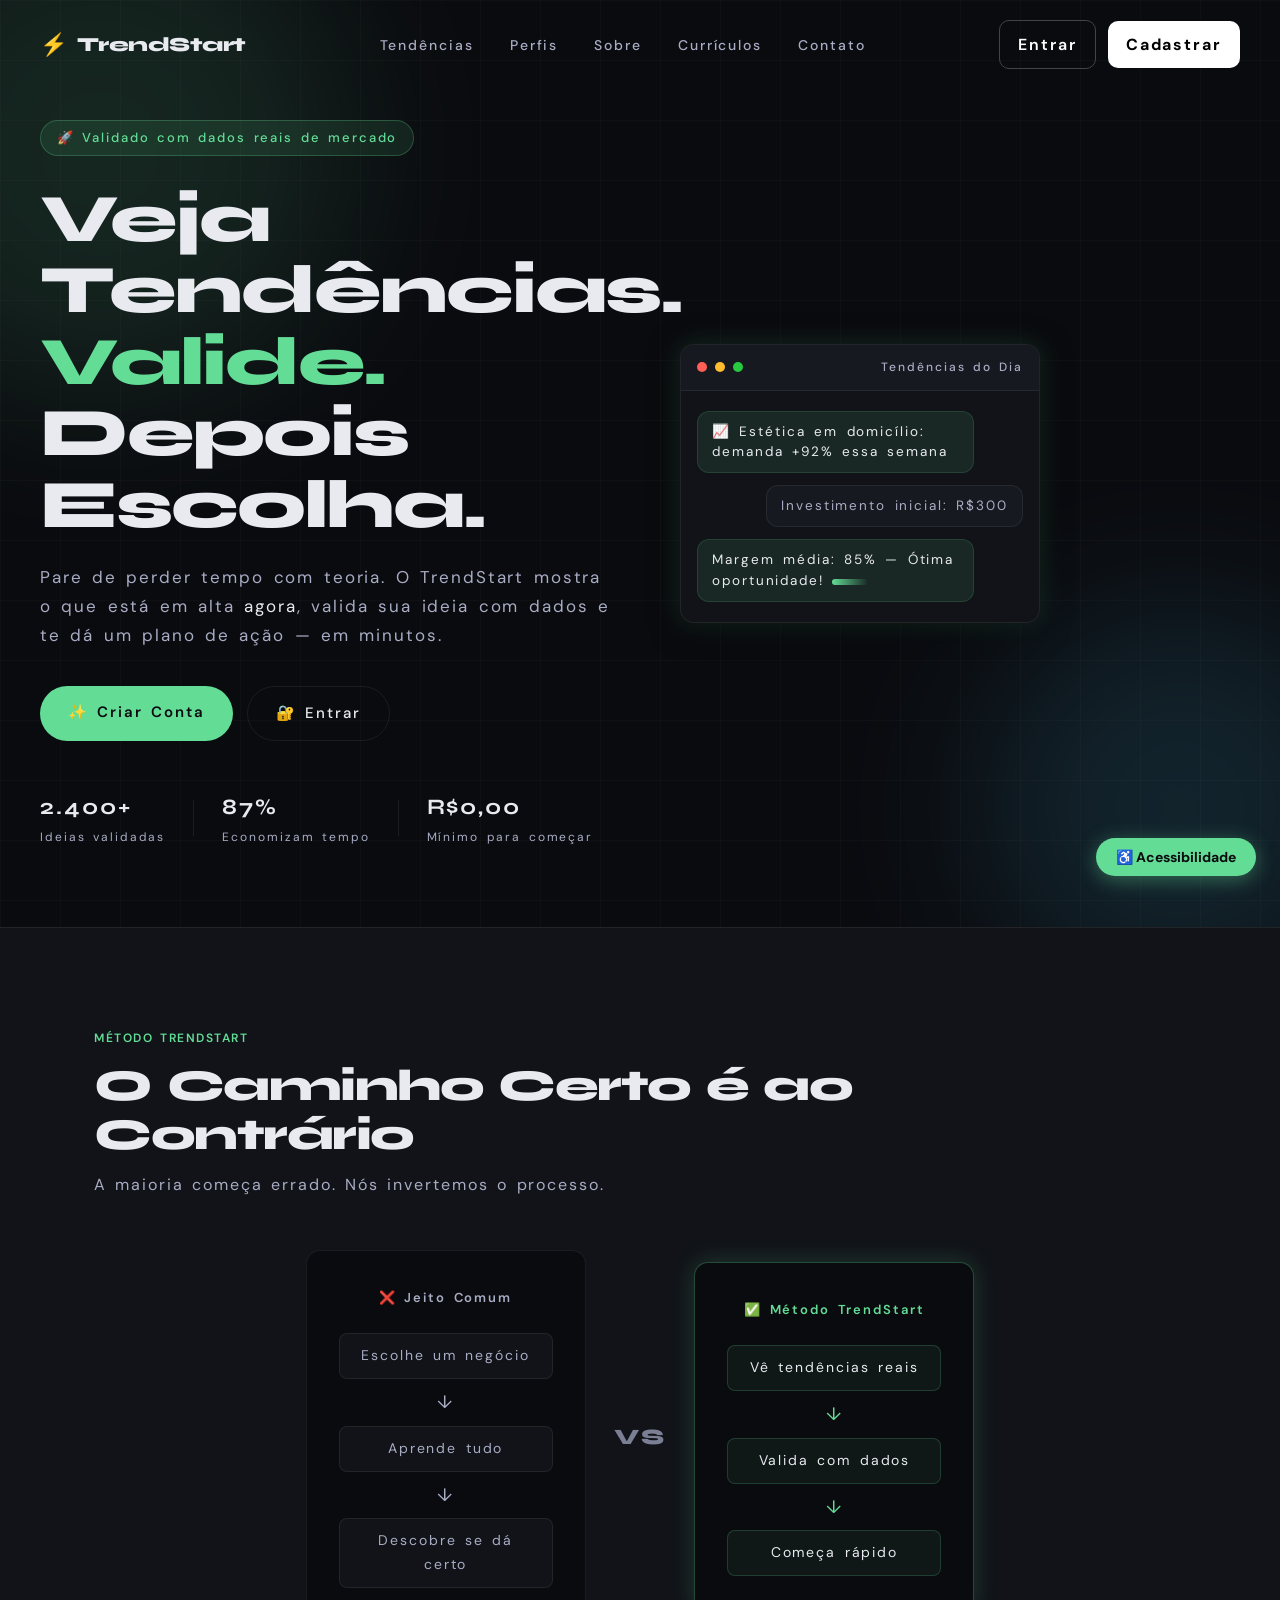
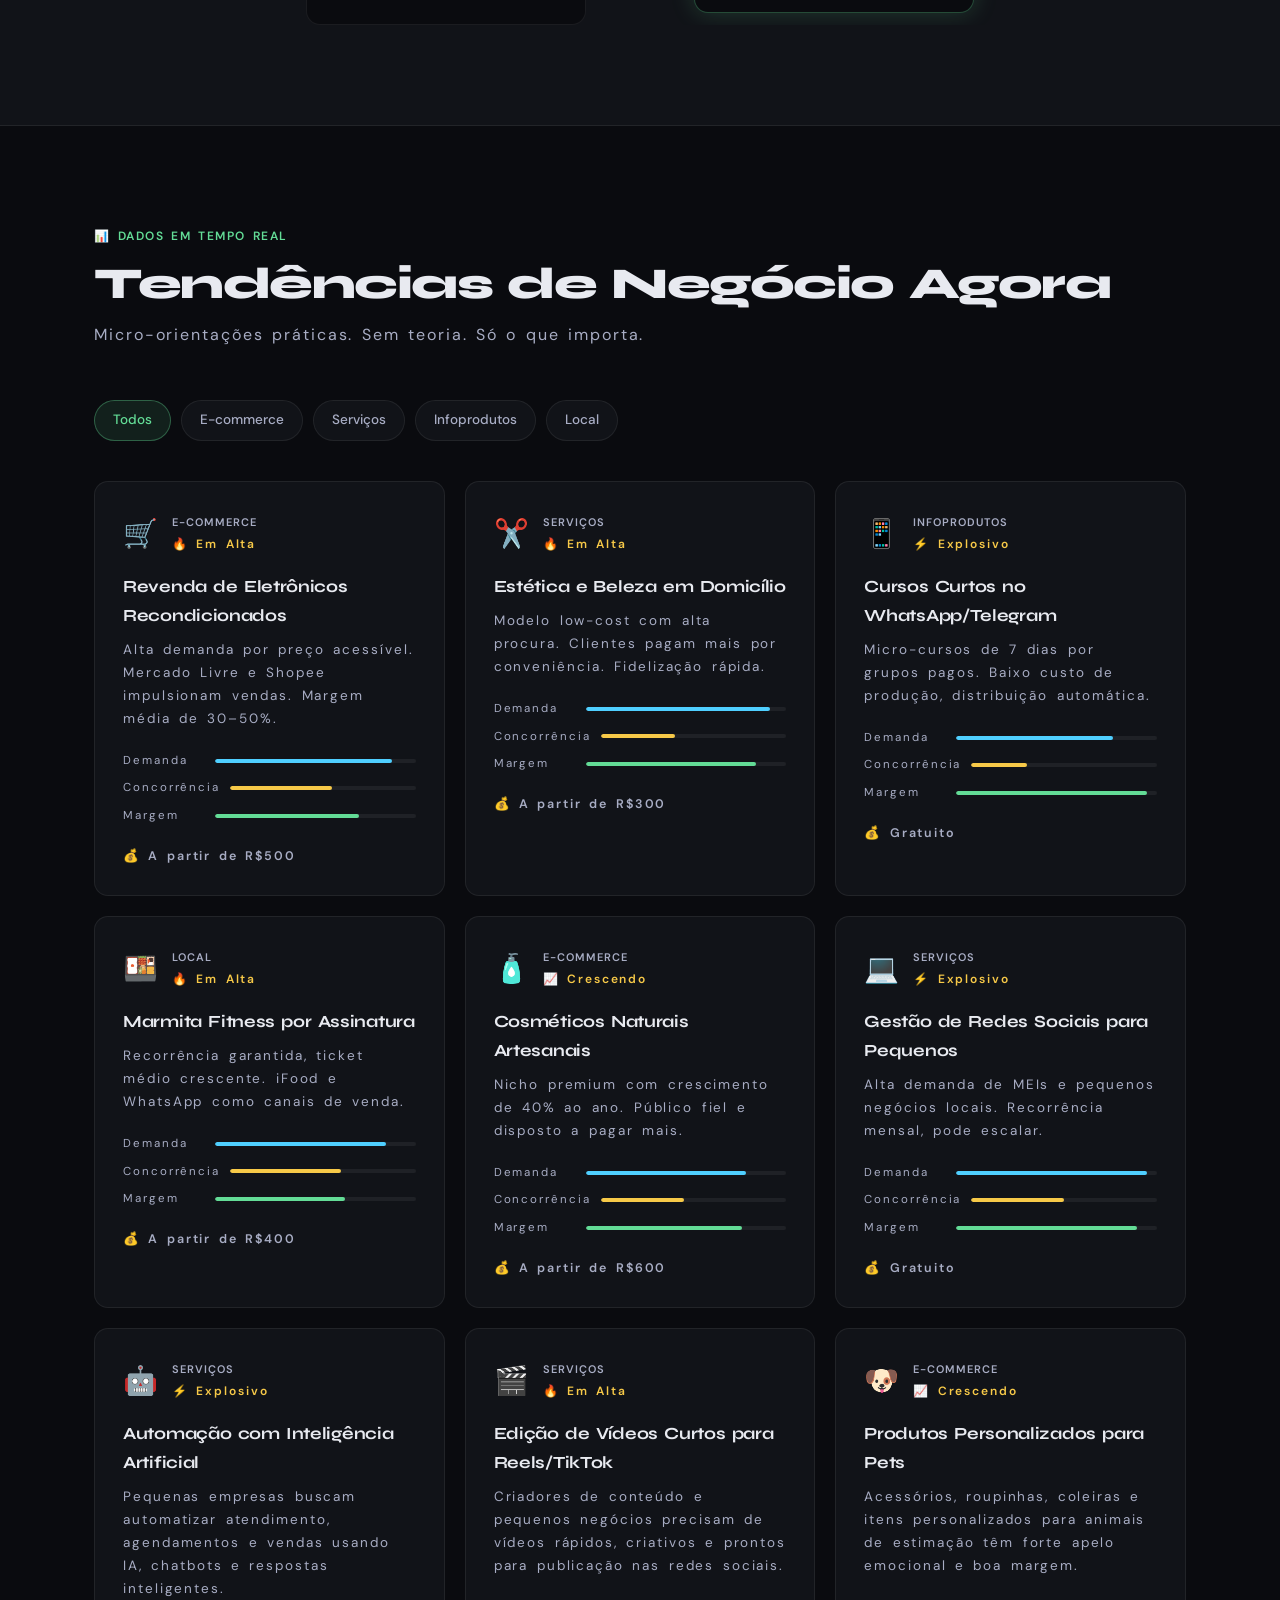
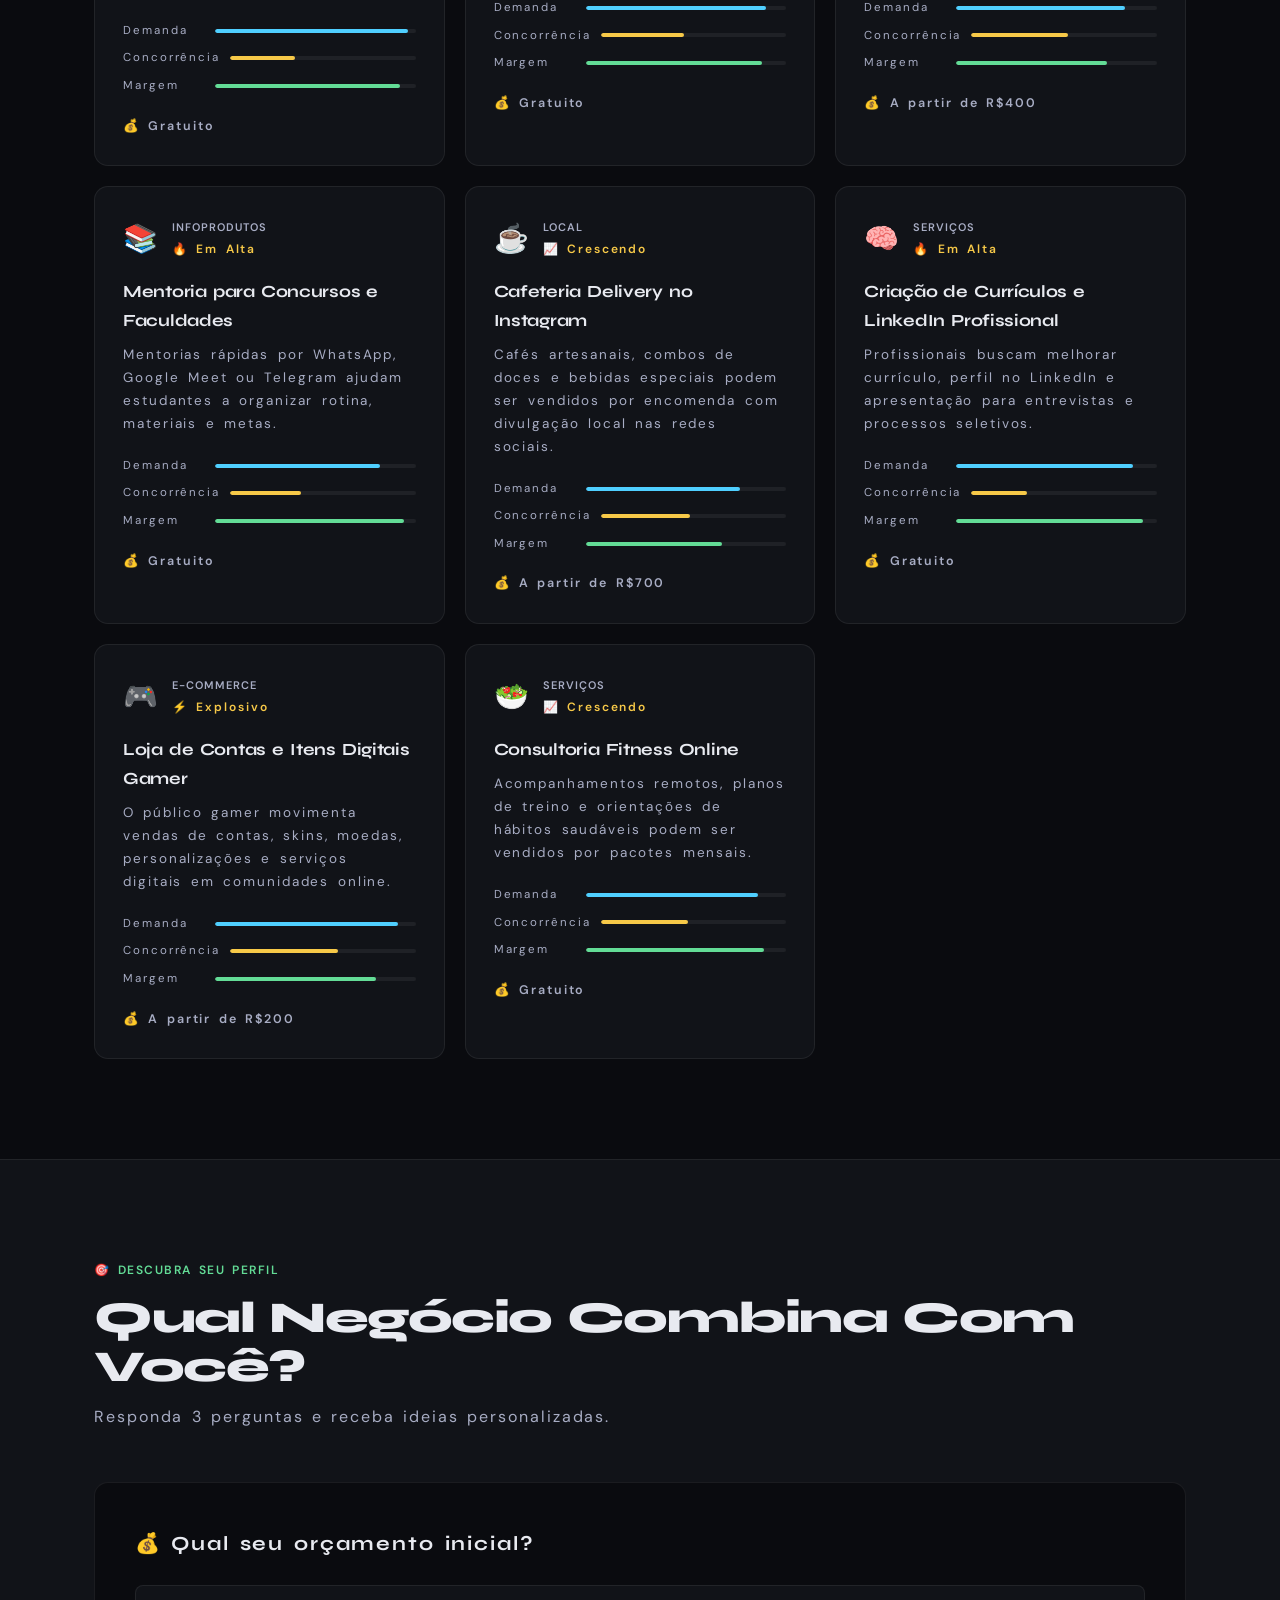
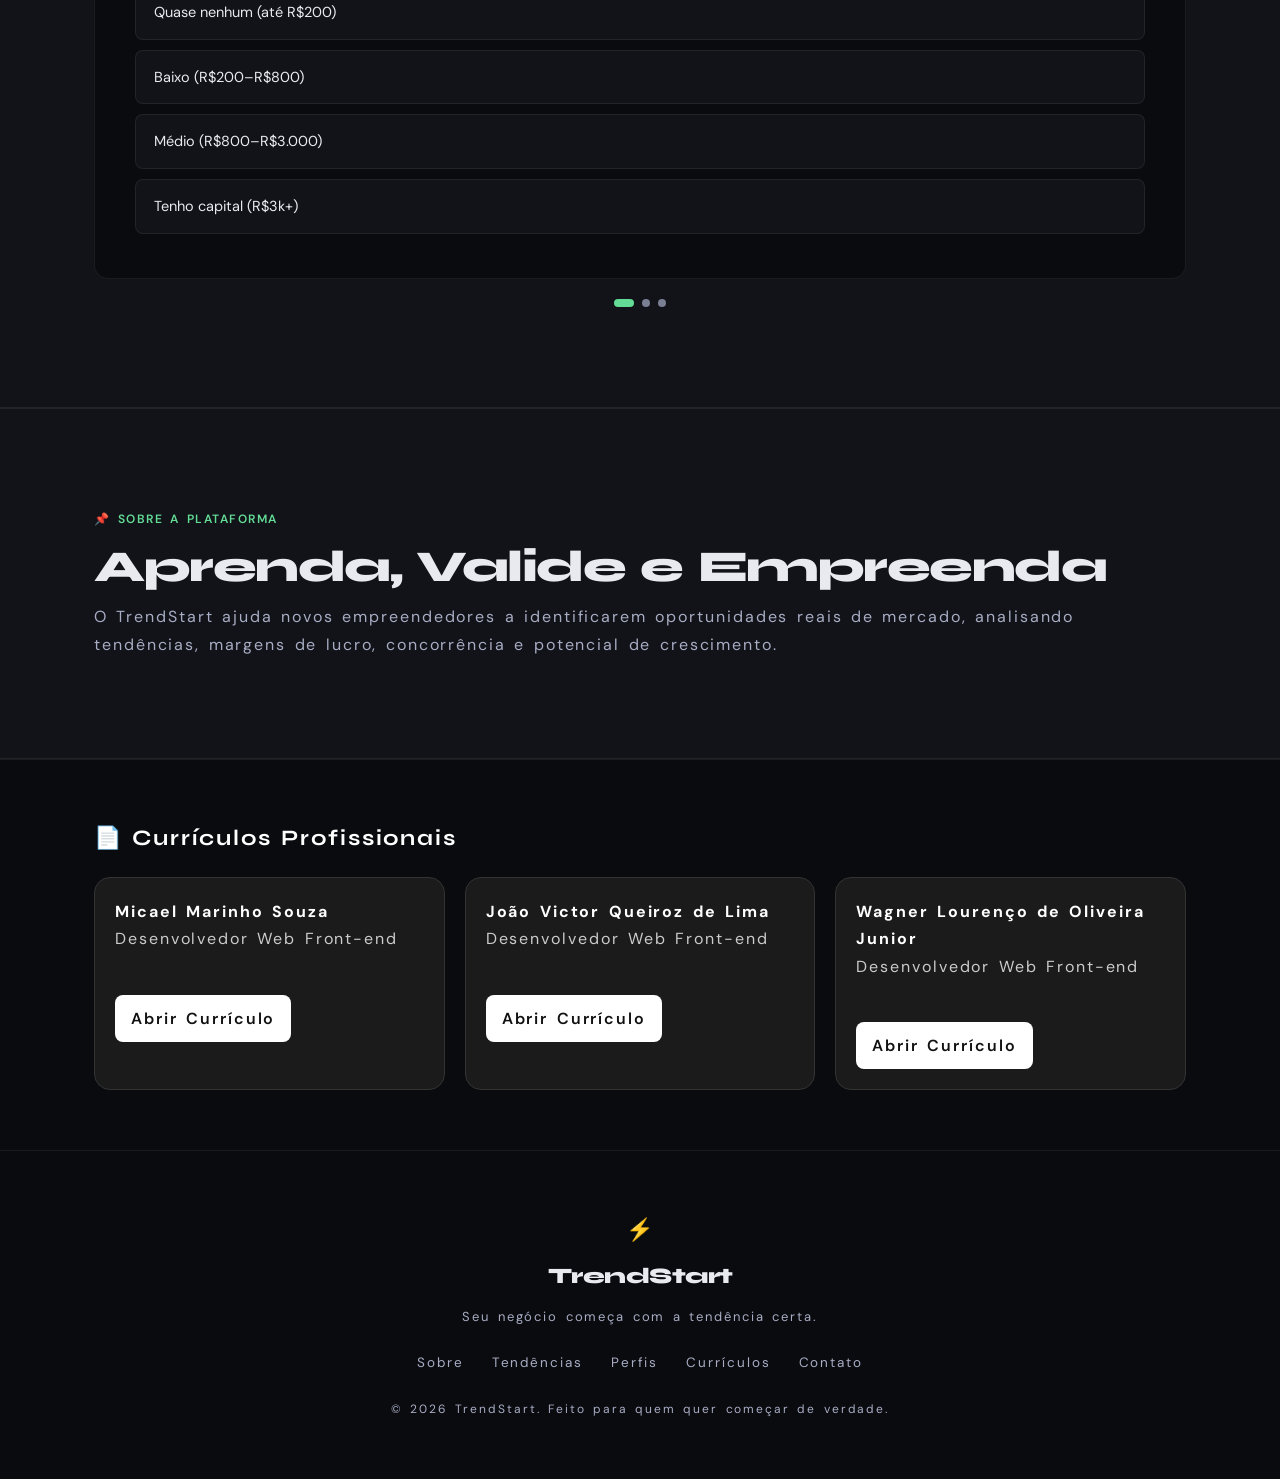
<file: index.html>
<!DOCTYPE html>
<html lang="pt-BR">
<head>
  <meta charset="UTF-8">
  <meta name="viewport" content="width=device-width, initial-scale=1.0">
  <title>TrendStart - Seu Negócio Começa Aqui</title>
   <link rel="icon" type="image/png" href="./icon/favicon.png">
  <link rel="stylesheet" type="text/css" href="./Style/style.css">
  <link rel="stylesheet" type="text/css" href="https://fonts.googleapis.com/css2?family=Syne:wght@400;600;700;800&family=DM+Sans:ital,wght@0,300;0,400;0,500;1,300&display=swap">
</head>
<body>

  <!-- NAV -->
<nav class="nav">
  <div class="nav-logo">
    <span class="logo-icon">⚡</span>
    <span class="logo-text">TrendStart</span>
  </div>

  <ul class="nav-links">
    <li><a href="#tendencias">Tendências</a></li>
    <li><a href="#perfis">Perfis</a></li>
    <li><a href="#sobre">Sobre</a></li>
    <li><a href="#curriculos">Currículos</a></li>
    <li><a href="#contato">Contato</a></li>
  </ul>

  <div class="nav-buttons">
    <a href="login.html" class="btn-nav-login">Entrar</a>
    <a href="cadastro.html" class="btn-nav-cadastro">Cadastrar</a>
  </div>
</nav>

  <!-- HERO -->
  <section class="hero">
    <div class="hero-bg">
      <div class="blob blob-1"></div>
      <div class="blob blob-2"></div>
      <div class="grid-overlay"></div>
    </div>
    <div class="hero-content">
      <div class="hero-badge">🚀 Validado com dados reais de mercado</div>
      <h1 class="hero-title">
        Veja Tendências.<br>
        <span class="highlight">Valide.</span> Depois Escolha.
      </h1>
      <p class="hero-sub">
        Pare de perder tempo com teoria. O TrendStart mostra o que está em alta <em>agora</em>, valida sua ideia com dados e te dá um plano de ação — em minutos.
      </p>
      <div class="hero-actions">
      <a href="cadastro.html" class="btn-primary">✨ Criar Conta</a>
      <a href="login.html" class="btn-ghost">🔐 Entrar</a>
</div>
      <div class="hero-stats">
        <div class="stat"><strong>2.400+</strong><span>Ideias validadas</span></div>
        <div class="stat-div"></div>
        <div class="stat"><strong>87%</strong><span>Economizam tempo</span></div>
        <div class="stat-div"></div>
        <div class="stat"><strong>R$0,00</strong><span>Mínimo para começar</span></div>
      </div>
    </div>
    <div class="hero-visual">
      <div class="mockup-card">
        <div class="mock-header">
          <span class="mock-dot red"></span>
          <span class="mock-dot yellow"></span>
          <span class="mock-dot green"></span>
          <span class="mock-title">Tendências do Dia</span>
        </div>
        <div class="mock-chat">
          <div class="mock-msg ai">📈 Estética em domicílio: demanda +92% essa semana</div>
          <div class="mock-msg user">Investimento inicial: R$300</div>
          <div class="mock-msg ai">Margem média: 85% — Ótima oportunidade! <span class="typing"></span></div>
        </div>
      </div>
    </div>
  </section>

  <!-- FLUXO INVERTIDO -->
  <section class="flow-section">
    <div class="container">
      <div class="section-label">Método TrendStart</div>
      <h2 class="section-title">O Caminho Certo é ao Contrário</h2>
      <p class="section-sub">A maioria começa errado. Nós invertemos o processo.</p>
      <div class="flow-grid">
        <div class="flow-card wrong">
          <div class="flow-tag">❌ Jeito Comum</div>
          <div class="flow-steps">
            <div class="fstep">Escolhe um negócio</div>
            <div class="farrow">↓</div>
            <div class="fstep">Aprende tudo</div>
            <div class="farrow">↓</div>
            <div class="fstep">Descobre se dá certo</div>
          </div>
        </div>
        <div class="flow-vs">VS</div>
        <div class="flow-card right">
          <div class="flow-tag">✅ Método TrendStart</div>
          <div class="flow-steps">
            <div class="fstep glow">Vê tendências reais</div>
            <div class="farrow bright">↓</div>
            <div class="fstep glow">Valida com dados</div>
            <div class="farrow bright">↓</div>
            <div class="fstep glow">Começa rápido</div>
          </div>
        </div>
      </div>
    </div>
  </section>

  <!-- TENDÊNCIAS -->
  <section class="trends-section" id="tendencias">
    <div class="container">
      <div class="section-label">📊 Dados em Tempo Real</div>
      <h2 class="section-title">Tendências de Negócio Agora</h2>
      <p class="section-sub">Micro-orientações práticas. Sem teoria. Só o que importa.</p>
      <div class="trends-filter">
        <button class="filter-btn active" onclick="filterTrends('todos', this)">Todos</button>
        <button class="filter-btn" onclick="filterTrends('ecommerce', this)">E-commerce</button>
        <button class="filter-btn" onclick="filterTrends('servicos', this)">Serviços</button>
        <button class="filter-btn" onclick="filterTrends('info', this)">Infoprodutos</button>
        <button class="filter-btn" onclick="filterTrends('local', this)">Local</button>
      </div>
      <div class="trends-grid" id="trendsGrid">

        <div class="trend-card" data-cat="ecommerce">
          <div class="trend-header">
            <span class="trend-icon">🛒</span>
            <div class="trend-meta">
              <span class="trend-cat">E-commerce</span>
              <span class="trend-hot">🔥 Em Alta</span>
            </div>
          </div>
          <h3>Revenda de Eletrônicos Recondicionados</h3>
          <p>Alta demanda por preço acessível. Mercado Livre e Shopee impulsionam vendas. Margem média de 30–50%.</p>
          <div class="trend-metrics">
            <div class="metric"><span class="m-label">Demanda</span><div class="bar"><div class="fill" style="width:88%"></div></div></div>
            <div class="metric"><span class="m-label">Concorrência</span><div class="bar"><div class="fill medium" style="width:55%"></div></div></div>
            <div class="metric"><span class="m-label">Margem</span><div class="bar"><div class="fill high" style="width:72%"></div></div></div>
          </div>
          <div class="trend-footer">
            <span class="budget">💰 A partir de R$500</span>
          </div>
        </div>

        <div class="trend-card" data-cat="servicos">
          <div class="trend-header">
            <span class="trend-icon">✂️</span>
            <div class="trend-meta">
              <span class="trend-cat">Serviços</span>
              <span class="trend-hot">🔥 Em Alta</span>
            </div>
          </div>
          <h3>Estética e Beleza em Domicílio</h3>
          <p>Modelo low-cost com alta procura. Clientes pagam mais por conveniência. Fidelização rápida.</p>
          <div class="trend-metrics">
            <div class="metric"><span class="m-label">Demanda</span><div class="bar"><div class="fill" style="width:92%"></div></div></div>
            <div class="metric"><span class="m-label">Concorrência</span><div class="bar"><div class="fill medium" style="width:40%"></div></div></div>
            <div class="metric"><span class="m-label">Margem</span><div class="bar"><div class="fill high" style="width:85%"></div></div></div>
          </div>
          <div class="trend-footer">
            <span class="budget">💰 A partir de R$300</span>
          </div>
        </div>

        <div class="trend-card" data-cat="info">
          <div class="trend-header">
            <span class="trend-icon">📱</span>
            <div class="trend-meta">
              <span class="trend-cat">Infoprodutos</span>
              <span class="trend-hot">⚡ Explosivo</span>
            </div>
          </div>
          <h3>Cursos Curtos no WhatsApp/Telegram</h3>
          <p>Micro-cursos de 7 dias por grupos pagos. Baixo custo de produção, distribuição automática.</p>
          <div class="trend-metrics">
            <div class="metric"><span class="m-label">Demanda</span><div class="bar"><div class="fill" style="width:78%"></div></div></div>
            <div class="metric"><span class="m-label">Concorrência</span><div class="bar"><div class="fill medium" style="width:30%"></div></div></div>
            <div class="metric"><span class="m-label">Margem</span><div class="bar"><div class="fill high" style="width:95%"></div></div></div>
          </div>
          <div class="trend-footer">
            <span class="budget">💰 Gratuito </span>
          </div>
        </div>

        <div class="trend-card" data-cat="local">
          <div class="trend-header">
            <span class="trend-icon">🍱</span>
            <div class="trend-meta">
              <span class="trend-cat">Local</span>
              <span class="trend-hot">🔥 Em Alta</span>
            </div>
          </div>
          <h3>Marmita Fitness por Assinatura</h3>
          <p>Recorrência garantida, ticket médio crescente. iFood e WhatsApp como canais de venda.</p>
          <div class="trend-metrics">
            <div class="metric"><span class="m-label">Demanda</span><div class="bar"><div class="fill" style="width:85%"></div></div></div>
            <div class="metric"><span class="m-label">Concorrência</span><div class="bar"><div class="fill medium" style="width:60%"></div></div></div>
            <div class="metric"><span class="m-label">Margem</span><div class="bar"><div class="fill high" style="width:65%"></div></div></div>
          </div>
          <div class="trend-footer">
            <span class="budget">💰 A partir de R$400</span>
          </div>
        </div>

        <div class="trend-card" data-cat="ecommerce">
          <div class="trend-header">
            <span class="trend-icon">🧴</span>
            <div class="trend-meta">
              <span class="trend-cat">E-commerce</span>
              <span class="trend-hot">📈 Crescendo</span>
            </div>
          </div>
          <h3>Cosméticos Naturais Artesanais</h3>
          <p>Nicho premium com crescimento de 40% ao ano. Público fiel e disposto a pagar mais.</p>
          <div class="trend-metrics">
            <div class="metric"><span class="m-label">Demanda</span><div class="bar"><div class="fill" style="width:80%"></div></div></div>
            <div class="metric"><span class="m-label">Concorrência</span><div class="bar"><div class="fill medium" style="width:45%"></div></div></div>
            <div class="metric"><span class="m-label">Margem</span><div class="bar"><div class="fill high" style="width:78%"></div></div></div>
          </div>
          <div class="trend-footer">
            <span class="budget">💰 A partir de R$600</span>
          </div>
        </div>

        <div class="trend-card" data-cat="servicos">
          <div class="trend-header">
            <span class="trend-icon">💻</span>
            <div class="trend-meta">
              <span class="trend-cat">Serviços</span>
              <span class="trend-hot">⚡ Explosivo</span>
            </div>
          </div>
          <h3>Gestão de Redes Sociais para Pequenos</h3>
          <p>Alta demanda de MEIs e pequenos negócios locais. Recorrência mensal, pode escalar.</p>
          <div class="trend-metrics">
            <div class="metric"><span class="m-label">Demanda</span><div class="bar"><div class="fill" style="width:95%"></div></div></div>
            <div class="metric"><span class="m-label">Concorrência</span><div class="bar"><div class="fill medium" style="width:50%"></div></div></div>
            <div class="metric"><span class="m-label">Margem</span><div class="bar"><div class="fill high" style="width:90%"></div></div></div>
          </div>
          <div class="trend-footer">
            <span class="budget">💰 Gratuito</span>
          </div>
        </div>

        <div class="trend-card" data-cat="servicos">
          <div class="trend-header">
            <span class="trend-icon">🤖</span>
            <div class="trend-meta">
              <span class="trend-cat">Serviços</span>
              <span class="trend-hot">⚡ Explosivo</span>
            </div>
          </div>
          <h3>Automação com Inteligência Artificial</h3>
          <p>Pequenas empresas buscam automatizar atendimento, agendamentos e vendas usando IA, chatbots e respostas inteligentes.</p>
          <div class="trend-metrics">
            <div class="metric"><span class="m-label">Demanda</span><div class="bar"><div class="fill" style="width:96%"></div></div></div>
            <div class="metric"><span class="m-label">Concorrência</span><div class="bar"><div class="fill medium" style="width:35%"></div></div></div>
            <div class="metric"><span class="m-label">Margem</span><div class="bar"><div class="fill high" style="width:92%"></div></div></div>
          </div>
          <div class="trend-footer">
            <span class="budget">💰 Gratuito </span>
          </div>
        </div>

        <div class="trend-card" data-cat="servicos">
          <div class="trend-header">
            <span class="trend-icon">🎬</span>
            <div class="trend-meta">
              <span class="trend-cat">Serviços</span>
              <span class="trend-hot">🔥 Em Alta</span>
            </div>
          </div>
          <h3>Edição de Vídeos Curtos para Reels/TikTok</h3>
          <p>Criadores de conteúdo e pequenos negócios precisam de vídeos rápidos, criativos e prontos para publicação nas redes sociais.</p>
          <div class="trend-metrics">
            <div class="metric"><span class="m-label">Demanda</span><div class="bar"><div class="fill" style="width:90%"></div></div></div>
            <div class="metric"><span class="m-label">Concorrência</span><div class="bar"><div class="fill medium" style="width:45%"></div></div></div>
            <div class="metric"><span class="m-label">Margem</span><div class="bar"><div class="fill high" style="width:88%"></div></div></div>
          </div>
          <div class="trend-footer">
            <span class="budget">💰 Gratuito </span>
          </div>
        </div>

        <div class="trend-card" data-cat="ecommerce">
          <div class="trend-header">
            <span class="trend-icon">🐶</span>
            <div class="trend-meta">
              <span class="trend-cat">E-commerce</span>
              <span class="trend-hot">📈 Crescendo</span>
            </div>
          </div>
          <h3>Produtos Personalizados para Pets</h3>
          <p>Acessórios, roupinhas, coleiras e itens personalizados para animais de estimação têm forte apelo emocional e boa margem.</p>
          <div class="trend-metrics">
            <div class="metric"><span class="m-label">Demanda</span><div class="bar"><div class="fill" style="width:84%"></div></div></div>
            <div class="metric"><span class="m-label">Concorrência</span><div class="bar"><div class="fill medium" style="width:52%"></div></div></div>
            <div class="metric"><span class="m-label">Margem</span><div class="bar"><div class="fill high" style="width:75%"></div></div></div>
          </div>
          <div class="trend-footer">
            <span class="budget">💰 A partir de R$400</span>
          </div>
        </div>

        <div class="trend-card" data-cat="info">
          <div class="trend-header">
            <span class="trend-icon">📚</span>
            <div class="trend-meta">
              <span class="trend-cat">Infoprodutos</span>
              <span class="trend-hot">🔥 Em Alta</span>
            </div>
          </div>
          <h3>Mentoria para Concursos e Faculdades</h3>
          <p>Mentorias rápidas por WhatsApp, Google Meet ou Telegram ajudam estudantes a organizar rotina, materiais e metas.</p>
          <div class="trend-metrics">
            <div class="metric"><span class="m-label">Demanda</span><div class="bar"><div class="fill" style="width:82%"></div></div></div>
            <div class="metric"><span class="m-label">Concorrência</span><div class="bar"><div class="fill medium" style="width:38%"></div></div></div>
            <div class="metric"><span class="m-label">Margem</span><div class="bar"><div class="fill high" style="width:94%"></div></div></div>
          </div>
          <div class="trend-footer">
            <span class="budget">💰 Gratuito </span>
          </div>
        </div>

        <div class="trend-card" data-cat="local">
          <div class="trend-header">
            <span class="trend-icon">☕</span>
            <div class="trend-meta">
              <span class="trend-cat">Local</span>
              <span class="trend-hot">📈 Crescendo</span>
            </div>
          </div>
          <h3>Cafeteria Delivery no Instagram</h3>
          <p>Cafés artesanais, combos de doces e bebidas especiais podem ser vendidos por encomenda com divulgação local nas redes sociais.</p>
          <div class="trend-metrics">
            <div class="metric"><span class="m-label">Demanda</span><div class="bar"><div class="fill" style="width:77%"></div></div></div>
            <div class="metric"><span class="m-label">Concorrência</span><div class="bar"><div class="fill medium" style="width:48%"></div></div></div>
            <div class="metric"><span class="m-label">Margem</span><div class="bar"><div class="fill high" style="width:68%"></div></div></div>
          </div>
          <div class="trend-footer">
            <span class="budget">💰 A partir de R$700</span>
          </div>
        </div>

        <div class="trend-card" data-cat="servicos">
          <div class="trend-header">
            <span class="trend-icon">🧠</span>
            <div class="trend-meta">
              <span class="trend-cat">Serviços</span>
              <span class="trend-hot">🔥 Em Alta</span>
            </div>
          </div>
          <h3>Criação de Currículos e LinkedIn Profissional</h3>
          <p>Profissionais buscam melhorar currículo, perfil no LinkedIn e apresentação para entrevistas e processos seletivos.</p>
          <div class="trend-metrics">
            <div class="metric"><span class="m-label">Demanda</span><div class="bar"><div class="fill" style="width:88%"></div></div></div>
            <div class="metric"><span class="m-label">Concorrência</span><div class="bar"><div class="fill medium" style="width:30%"></div></div></div>
            <div class="metric"><span class="m-label">Margem</span><div class="bar"><div class="fill high" style="width:93%"></div></div></div>
          </div>
          <div class="trend-footer">
            <span class="budget">💰 Gratuito </span>
          </div>
        </div>

        <div class="trend-card" data-cat="ecommerce">
          <div class="trend-header">
            <span class="trend-icon">🎮</span>
            <div class="trend-meta">
              <span class="trend-cat">E-commerce</span>
              <span class="trend-hot">⚡ Explosivo</span>
            </div>
          </div>
          <h3>Loja de Contas e Itens Digitais Gamer</h3>
          <p>O público gamer movimenta vendas de contas, skins, moedas, personalizações e serviços digitais em comunidades online.</p>
          <div class="trend-metrics">
            <div class="metric"><span class="m-label">Demanda</span><div class="bar"><div class="fill" style="width:91%"></div></div></div>
            <div class="metric"><span class="m-label">Concorrência</span><div class="bar"><div class="fill medium" style="width:58%"></div></div></div>
            <div class="metric"><span class="m-label">Margem</span><div class="bar"><div class="fill high" style="width:80%"></div></div></div>
          </div>
          <div class="trend-footer">
            <span class="budget">💰 A partir de R$200</span>
          </div>
        </div>

        <div class="trend-card" data-cat="servicos">
          <div class="trend-header">
            <span class="trend-icon">🥗</span>
            <div class="trend-meta">
              <span class="trend-cat">Serviços</span>
              <span class="trend-hot">📈 Crescendo</span>
            </div>
          </div>
          <h3>Consultoria Fitness Online</h3>
          <p>Acompanhamentos remotos, planos de treino e orientações de hábitos saudáveis podem ser vendidos por pacotes mensais.</p>
          <div class="trend-metrics">
            <div class="metric"><span class="m-label">Demanda</span><div class="bar"><div class="fill" style="width:86%"></div></div></div>
            <div class="metric"><span class="m-label">Concorrência</span><div class="bar"><div class="fill medium" style="width:47%"></div></div></div>
            <div class="metric"><span class="m-label">Margem</span><div class="bar"><div class="fill high" style="width:89%"></div></div></div>
          </div>
          <div class="trend-footer">
            <span class="budget">💰 Gratuito </span>
          </div>
        </div>


      </div>
    </div>
  </section>

  <!-- QUIZ DE PERFIL -->
  <section class="quiz-section" id="perfis">
    <div class="container">
      <div class="section-label">🎯 Descubra Seu Perfil</div>
      <h2 class="section-title">Qual Negócio Combina Com Você?</h2>
      <p class="section-sub">Responda 3 perguntas e receba ideias personalizadas.</p>
      <div class="quiz-box" id="quizBox">
        <div class="quiz-step active" id="step1">
          <p class="quiz-question">💰 Qual seu orçamento inicial?</p>
          <div class="quiz-options">
            <button class="quiz-opt" onclick="setAnswer('orcamento','sem-dinheiro', this)">Quase nenhum (até R$200)</button>
            <button class="quiz-opt" onclick="setAnswer('orcamento','baixo', this)">Baixo (R$200–R$800)</button>
            <button class="quiz-opt" onclick="setAnswer('orcamento','medio', this)">Médio (R$800–R$3.000)</button>
            <button class="quiz-opt" onclick="setAnswer('orcamento','alto', this)">Tenho capital (R$3k+)</button>
          </div>
        </div>
        <div class="quiz-step" id="step2">
          <p class="quiz-question">⏰ Quanto tempo você tem por dia?</p>
          <div class="quiz-options">
            <button class="quiz-opt" onclick="setAnswer('tempo','pouco', this)">Menos de 2h</button>
            <button class="quiz-opt" onclick="setAnswer('tempo','medio', this)">2–4 horas</button>
            <button class="quiz-opt" onclick="setAnswer('tempo','bastante', this)">Tempo integral</button>
          </div>
        </div>
        <div class="quiz-step" id="step3">
          <p class="quiz-question">🎯 O que prefere fazer?</p>
          <div class="quiz-options">
            <button class="quiz-opt" onclick="setAnswer('perfil','vender', this)">Vender produtos</button>
            <button class="quiz-opt" onclick="setAnswer('perfil','servico', this)">Prestar serviços</button>
            <button class="quiz-opt" onclick="setAnswer('perfil','digital', this)">Negócio digital</button>
            <button class="quiz-opt" onclick="setAnswer('perfil','qualquer', this)">Qualquer um</button>
          </div>
        </div>
        <div class="quiz-result hidden" id="quizResult">
          <div class="result-icon">🎉</div>
          <h3 id="resultTitle">Seu Perfil: Empreendedor Digital</h3>
          <p id="resultDesc">Com base no seu perfil, identificamos as melhores oportunidades para você!</p>
          <div id="resultSuggestions" style="text-align:left; margin-top:16px;"></div>
          <button onclick="reiniciarQuiz()" style="margin-top:24px; background:transparent; border:1px solid var(--accent); color:var(--accent); padding:10px 24px; border-radius:50px; font-family:'DM Sans',sans-serif; font-size:14px; font-weight:600; cursor:pointer;">
            🔄 Refazer o Quiz
          </button>
        </div>
      </div>
      <div class="quiz-progress">
        <div class="qp-dot active" id="dot1"></div>
        <div class="qp-dot" id="dot2"></div>
        <div class="qp-dot" id="dot3"></div>
      </div>
    </div>
  </section>


  <!-- SOBRE -->
  <section class="flow-section" id="sobre">
    <div class="container">
      <div class="section-label">📌 Sobre a Plataforma</div>
      <h2 class="section-title">Aprenda, Valide e Empreenda</h2>
      <p class="section-sub">
        O TrendStart ajuda novos empreendedores a identificarem oportunidades reais de mercado,
        analisando tendências, margens de lucro, concorrência e potencial de crescimento.
      </p>
    </div>
  </section>

  <!-- CONTATO / CURRÍCULOS -->
  <section id="contato" style="padding: 60px 40px; background: var(--bg); border-top: 1px solid var(--border);">
    <div class="container" id="curriculos">
      <h3 style="margin-bottom:20px; color:white; font-family:'Syne',sans-serif; font-size:1.375rem;">📄 Currículos Profissionais</h3>
      <div style="display:grid; grid-template-columns:repeat(auto-fit,minmax(250px,1fr)); gap:20px;">

        <div style="background:#1b1b1b; padding:20px; border-radius:16px; border:1px solid #333;">
          <h4 style="color:white;">Micael Marinho Souza</h4>
          <p style="color:#ccc;">Desenvolvedor Web Front-end</p>
          <a href="./curriculos/CurriculumVitae_micael/" target="_blank" style="display:inline-block; margin-top:10px; padding:10px 16px; border-radius:8px; background:white; color:#111; text-decoration:none; font-weight:600;">
            Abrir Currículo
          </a>
        </div>

        <div style="background:#1b1b1b; padding:20px; border-radius:16px; border:1px solid #333;">
          <h4 style="color:white;">João Victor Queiroz de Lima</h4>
          <p style="color:#ccc;">Desenvolvedor Web Front-end</p>
          <a href="./curriculos/CurriculumVitae_joao/" target="_blank" style="display:inline-block; margin-top:10px; padding:10px 16px; border-radius:8px; background:white; color:#111; text-decoration:none; font-weight:600;">
            Abrir Currículo
          </a>
        </div>

        <div style="background:#1b1b1b; padding:20px; border-radius:16px; border:1px solid #333;">
          <h4 style="color:white;">Wagner Lourenço de Oliveira Junior</h4>
          <p style="color:#ccc;">Desenvolvedor Web Front-end</p>
          <a href="./curriculos/CurriculumVitae_wagner/" target="_blank" style="display:inline-block; margin-top:10px; padding:10px 16px; border-radius:8px; background:white; color:#111; text-decoration:none; font-weight:600;">
            Abrir Currículo
          </a>
        </div>

      </div>
    </div>
  </section>

  <!-- FOOTER -->
  <footer class="footer">
    <div class="container footer-inner">
      <div class="footer-brand">
        <span class="logo-icon">⚡</span>
        <span class="logo-text">TrendStart</span>
        <p>Seu negócio começa com a tendência certa.</p>
      </div>

      <div class="footer-links">
        <a href="#sobre">Sobre</a>
        <a href="#tendencias">Tendências</a>
        <a href="#perfis">Perfis</a>
        <a href="#curriculos">Currículos</a>
        <a href="#contato">Contato</a>
      </div>

      <p class="footer-copy">© 2026 TrendStart. Feito para quem quer começar de verdade.</p>
    </div>
  </footer>

  <script>
    // ---- SCROLL HELPERS ----
    function scrollToTrends() { document.getElementById('tendencias').scrollIntoView({behavior:'smooth'}); }

    // ---- TRENDS FILTER ----
    function filterTrends(cat, btn) {
      document.querySelectorAll('.filter-btn').forEach(b => b.classList.remove('active'));
      btn.classList.add('active');
      document.querySelectorAll('.trend-card').forEach(card => {
        if (cat === 'todos' || card.dataset.cat === cat) {
          card.style.display = '';
          card.style.animation = 'fadeUp 0.4s ease both';
        } else {
          card.style.display = 'none';
        }
      });
    }

    // ---- QUIZ ----
    const answers = {};
    let currentStep = 1;

    function setAnswer(key, val, btn) {
      answers[key] = val;
      btn.closest('.quiz-options').querySelectorAll('.quiz-opt').forEach(b => b.classList.remove('selected'));
      btn.classList.add('selected');
      setTimeout(() => nextStep(), 400);
    }

    function nextStep() {
      const steps = ['step1','step2','step3'];
      const dots  = ['dot1','dot2','dot3'];
      if (currentStep < 3) {
        document.getElementById(steps[currentStep - 1]).classList.remove('active');
        currentStep++;
        document.getElementById(steps[currentStep - 1]).classList.add('active');
        document.getElementById(dots[currentStep - 1]).classList.add('active');
      } else {
        document.getElementById('step3').classList.remove('active');
        showQuizResult();
      }
    }

    // Bug 4: reinicia o quiz do zero
    function reiniciarQuiz() {
      const steps = ['step1','step2','step3'];
      const dots  = ['dot1','dot2','dot3'];
      // reseta estado
      Object.keys(answers).forEach(k => delete answers[k]);
      currentStep = 1;
      // limpa seleções
      document.querySelectorAll('.quiz-opt').forEach(b => b.classList.remove('selected'));
      // esconde resultado
      document.getElementById('quizResult').classList.add('hidden');
      // reseta dots
      dots.forEach((id, i) => {
        const dot = document.getElementById(id);
        dot.classList.remove('active');
        if (i === 0) dot.classList.add('active');
      });
      // mostra primeiro step
      steps.forEach((id, i) => {
        document.getElementById(id).classList.remove('active');
        if (i === 0) document.getElementById(id).classList.add('active');
      });
    }

    // Sugestões estáticas por perfil
    const suggestions = {
      digital: [
        { icon:'📱', name:'Cursos Curtos no WhatsApp/Telegram', budget:'De graça', margin:'95%' },
        { icon:'💻', name:'Gestão de Redes Sociais para Pequenos', budget:'De graça', margin:'90%' },
        { icon:'🤖', name:'Automação com Inteligência Artificial', budget:'De graça', margin:'92%' },
        { icon:'📚', name:'Mentoria para Concursos e Faculdades', budget:'De graça', margin:'94%' },
      ],
      vender: [
        { icon:'🛒', name:'Revenda de Eletrônicos Recondicionados', budget:'R$500', margin:'72%' },
        { icon:'🧴', name:'Cosméticos Naturais Artesanais', budget:'R$600', margin:'78%' },
        { icon:'🐶', name:'Produtos Personalizados para Pets', budget:'R$400', margin:'75%' },
        { icon:'🎮', name:'Loja de Contas e Itens Digitais Gamer', budget:'R$200', margin:'80%' },
      ],
      servico: [
        { icon:'✂️', name:'Estética e Beleza em Domicílio', budget:'R$300', margin:'85%' },
        { icon:'🍱', name:'Marmita Fitness por Assinatura', budget:'R$400', margin:'65%' },
        { icon:'🎬', name:'Edição de Vídeos Curtos para Reels/TikTok', budget:'De graça', margin:'88%' },
        { icon:'🧠', name:'Criação de Currículos e LinkedIn Profissional', budget:'De graça', margin:'93%' },
        { icon:'🥗', name:'Consultoria Fitness Online', budget:'De graça', margin:'89%' },
      ],
      qualquer: [
        { icon:'✂️', name:'Estética e Beleza em Domicílio', budget:'R$300', margin:'85%' },
        { icon:'📱', name:'Cursos Curtos no WhatsApp/Telegram', budget:'De graça', margin:'95%' },
        { icon:'💻', name:'Gestão de Redes Sociais para Pequenos', budget:'De graça', margin:'90%' },
        { icon:'🤖', name:'Automação com Inteligência Artificial', budget:'De graça', margin:'92%' },
        { icon:'🧠', name:'Criação de Currículos e LinkedIn Profissional', budget:'De graça', margin:'93%' },
        { icon:'☕', name:'Cafeteria Delivery no Instagram', budget:'R$700', margin:'68%' },
      ],
    };

    function showQuizResult() {
      const result = document.getElementById('quizResult');
      result.classList.remove('hidden');
      const { perfil } = answers;
      let title = '', desc = '';
      if (perfil === 'digital') {
        title = 'Empreendedor Digital';
        desc  = 'Você tem perfil para negócios digitais com alta margem e pouco investimento inicial.';
      } else if (perfil === 'vender') {
        title = 'Vendedor Nato';
        desc  = 'Você tem perfil para e-commerce e revenda com boa margem de lucro.';
      } else if (perfil === 'servico') {
        title = 'Prestador de Serviços';
        desc  = 'Serviços têm a menor barreira de entrada e as melhores margens para começar.';
      } else {
        title = 'Perfil Versátil';
        desc  = 'Você pode explorar vários modelos — veja as opções com melhor custo-benefício:';
      }
      document.getElementById('resultTitle').textContent = `Seu Perfil: ${title}`;
      document.getElementById('resultDesc').textContent  = desc;

      const key  = perfil || 'qualquer';
      const list = suggestions[key] || suggestions.qualquer;
      const html = list.map(s => `
        <div style="background:var(--bg-card2);border:1px solid var(--border);border-radius:var(--radius-sm);padding:12px 16px;margin-bottom:10px;display:flex;align-items:center;gap:12px;">
          <span style="font-size:24px">${s.icon}</span>
          <div>
            <div style="font-weight:600;font-size:14px;color:var(--text)">${s.name}</div>
            <div style="font-size:12px;color:var(--text-muted)">💰 A partir de ${s.budget} &nbsp;|&nbsp; 📈 Margem: ${s.margin}</div>
          </div>
        </div>`).join('');
      document.getElementById('resultSuggestions').innerHTML = html;
    }

    // NAV SCROLL EFFECT
    window.addEventListener('scroll', () => {
      document.querySelector('.nav').classList.toggle('scrolled', window.scrollY > 40);
    });
  </script>
  <script src="./js/acessibilidade.js"></script>
</body>
</html>
</file>
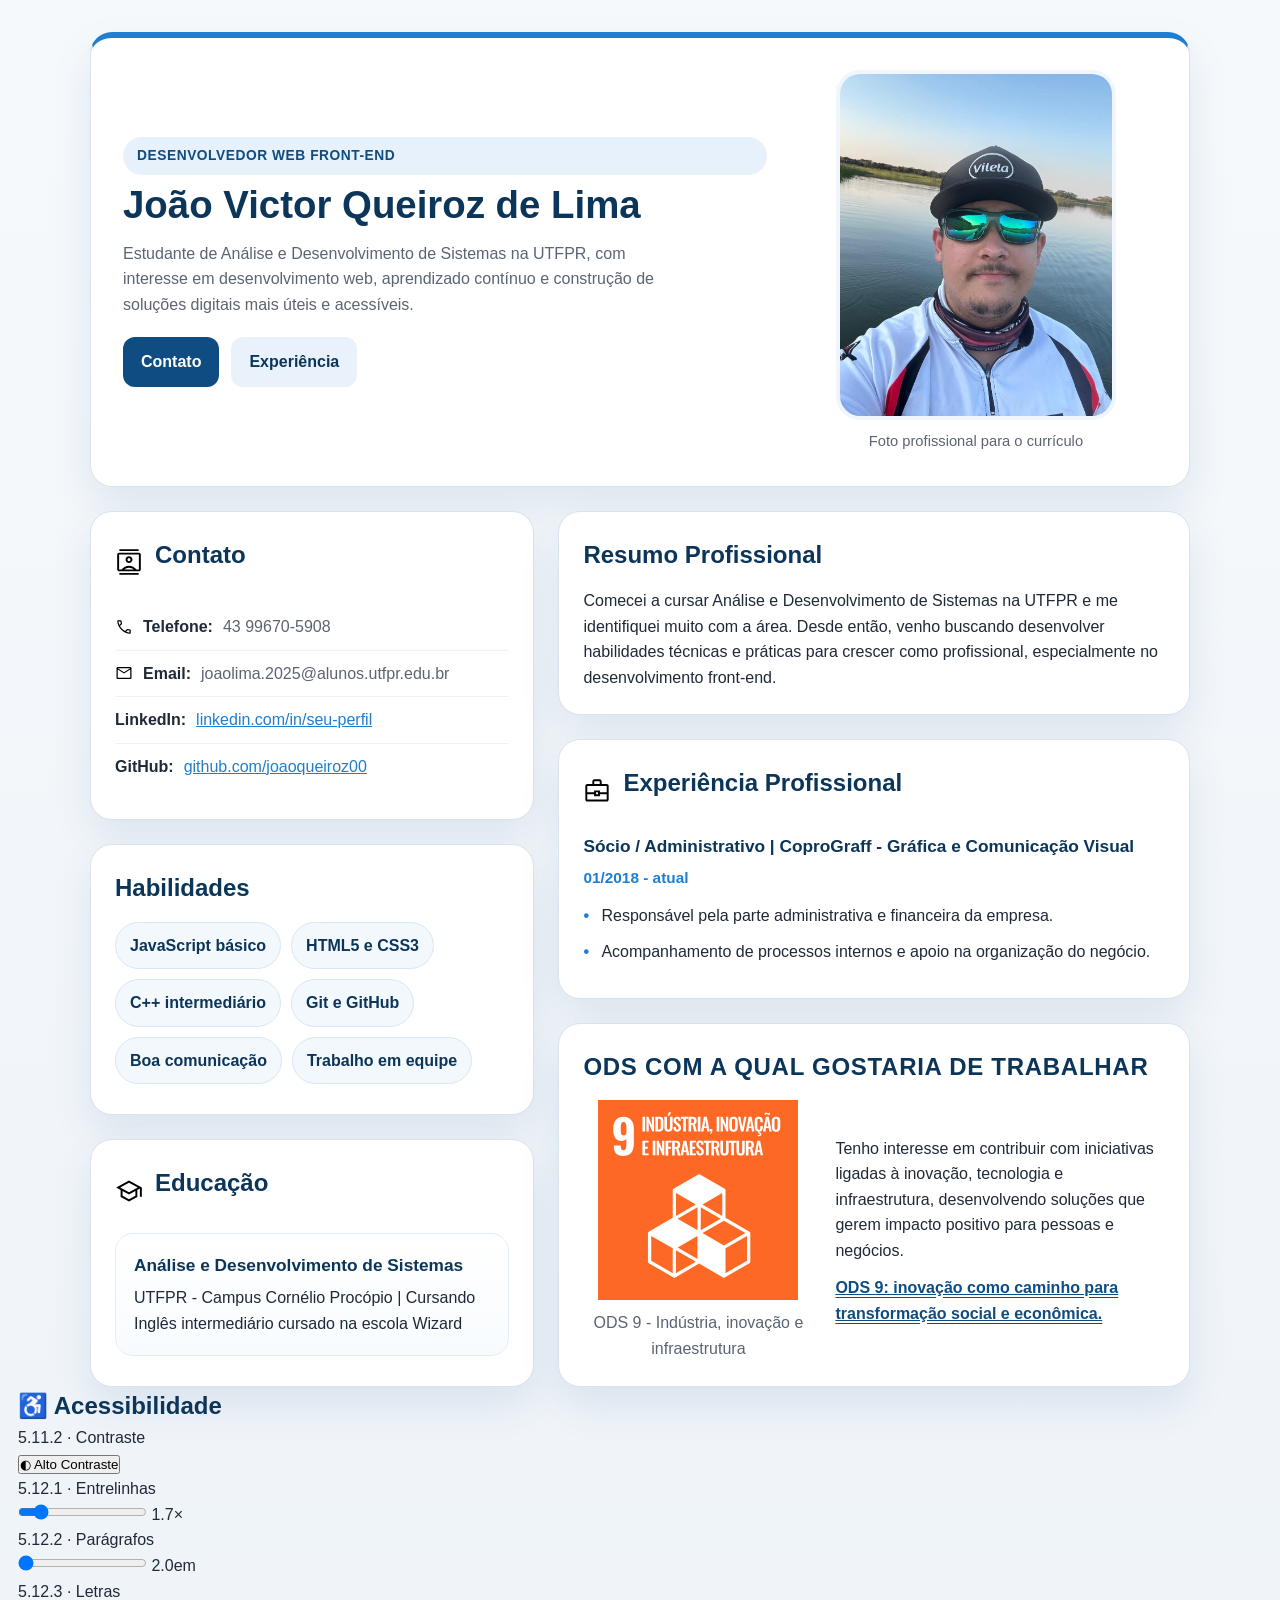
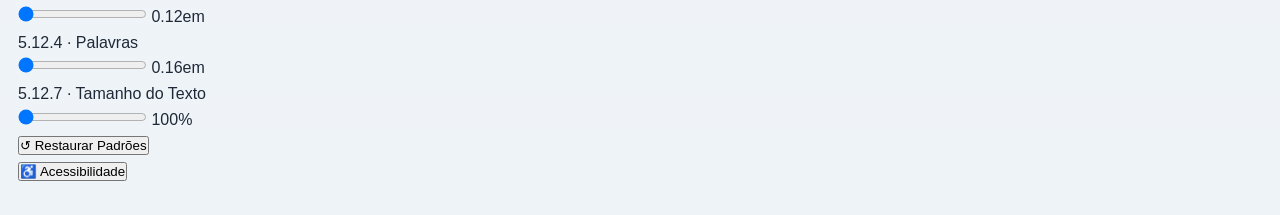
<file: curriculos/CurriculumVitae_joao/index.html>
<!DOCTYPE html>
<html lang="pt-BR">
<head>
  <meta charset="UTF-8">
  <meta name="viewport" content="width=device-width, initial-scale=1.0">
  <title>Currículo - João Victor Queiroz de Lima</title>
  <link rel="icon" type="image/png" href="./icone/icnone_html_azul.svg">
  <link rel="stylesheet" href="./css/style_curriculo.css">
</head>
<body>
  <main class="curriculo">
    <header id="topo" class="hero card">
      <div class="hero-texto">
        <p class="tag-profissao">Desenvolvedor Web Front-end</p>
        <h1>João Victor Queiroz de Lima</h1>
        <p class="apresentacao">
          Estudante de Análise e Desenvolvimento de Sistemas na UTFPR, com interesse em desenvolvimento web,
          aprendizado contínuo e construção de soluções digitais mais úteis e acessíveis.
        </p>

        <nav class="acoes">
          <a class="botao" href="#contato">Contato</a>
          <a class="botao botao-secundario" href="#experiencia">Experiência</a>
        </nav>
      </div>

      <figure class="hero-foto">
        <img src="./imagem/foto_curriculo.jpeg" alt="Foto de João Victor Queiroz de Lima">
        <figcaption>Foto profissional para o currículo</figcaption>
      </figure>
    </header>

    <div class="grid-principal">
      <aside class="coluna-lateral">
        <section id="contato" class="card secao contato">
          <div class="titulo-com-icone">
            <img src="./icone/contato.svg" alt="Ícone de contato" width="28" height="28">
            <h2>Contato</h2>
          </div>

          <ul class="lista-info">
            <li><img src="./icone/telefone_contato.svg" alt="Telefone" width="18" height="18"><strong>Telefone:</strong> <span>43 99670-5908</span></li>
            <li><img src="./icone/email_contato.svg" alt="E-mail" width="18" height="18"><strong>Email:</strong> <span>joaolima.2025@alunos.utfpr.edu.br</span></li>
            <li><strong>LinkedIn:</strong> <a href="https://linkedin.com/in/seu-perfil">linkedin.com/in/seu-perfil</a></li>
            <li><strong>GitHub:</strong> <a href="https://github.com/joaoqueiroz00">github.com/joaoqueiroz00</a></li>
          </ul>
        </section>

        <section class="card secao habilidades">
          <h2>Habilidades</h2>
          <ul class="lista-tags">
            <li>JavaScript básico</li>
            <li>HTML5 e CSS3</li>
            <li>C++ intermediário</li>
            <li>Git e GitHub</li>
            <li>Boa comunicação</li>
            <li>Trabalho em equipe</li>
          </ul>
        </section>

        <section class="card secao educacao">
          <div class="titulo-com-icone">
            <img src="./icone/educacao.svg" alt="Ícone de educação" width="28" height="28">
            <h2>Educação</h2>
          </div>

          <div class="item item-educacao destaque-box">
            <h3>Análise e Desenvolvimento de Sistemas</h3>
            <p>UTFPR - Campus Cornélio Procópio | Cursando</p>
            <p>Inglês intermediário cursado na escola Wizard</p>
          </div>
        </section>
      </aside>

      <section class="coluna-conteudo">
        <section class="card secao resumo"> 
          <h2>Resumo Profissional</h2>
          <p>
            Comecei a cursar Análise e Desenvolvimento de Sistemas na UTFPR e me identifiquei muito com a área.
            Desde então, venho buscando desenvolver habilidades técnicas e práticas para crescer como profissional,
            especialmente no desenvolvimento front-end.
          </p>
        </section>

        <section id="experiencia" class="card secao experiencia">
          <div class="titulo-com-icone">
            <img src="./icone/profissao.svg" alt="Ícone de experiência profissional" width="28" height="28">
            <h2>Experiência Profissional</h2>
          </div>

          <article class="item item-experiencia">
            <h3>Sócio / Administrativo | CoproGraff - Gráfica e Comunicação Visual</h3>
            <p class="periodo">01/2018 - atual</p>
            <ul>
              <li>Responsável pela parte administrativa e financeira da empresa.</li>
              <li>Acompanhamento de processos internos e apoio na organização do negócio.</li>
            </ul>
          </article>
        </section>

        <section class="card secao ods">
          <h2 id="ods">ODS com a qual gostaria de trabalhar</h2>
          <div class="ods-conteudo">
            <figure class="ods-figura">
              <img src="./imagem/SDG-9.svg" alt="Imagem referente à ODS 9">
              <figcaption>ODS 9 - Indústria, inovação e infraestrutura</figcaption>
            </figure>

            <div class="ods-texto">
              <p>
                Tenho interesse em contribuir com iniciativas ligadas à inovação, tecnologia e infraestrutura,
                desenvolvendo soluções que gerem impacto positivo para pessoas e negócios.
              </p>
              <p id="sigla">ODS 9: inovação como caminho para transformação social e econômica.</p>
            </div>
          </div>
        </section>
      </section>
    </div>
  </main>
  <script src="../../js/acessibilidade.js"></script>
</body>
</html>
</file>
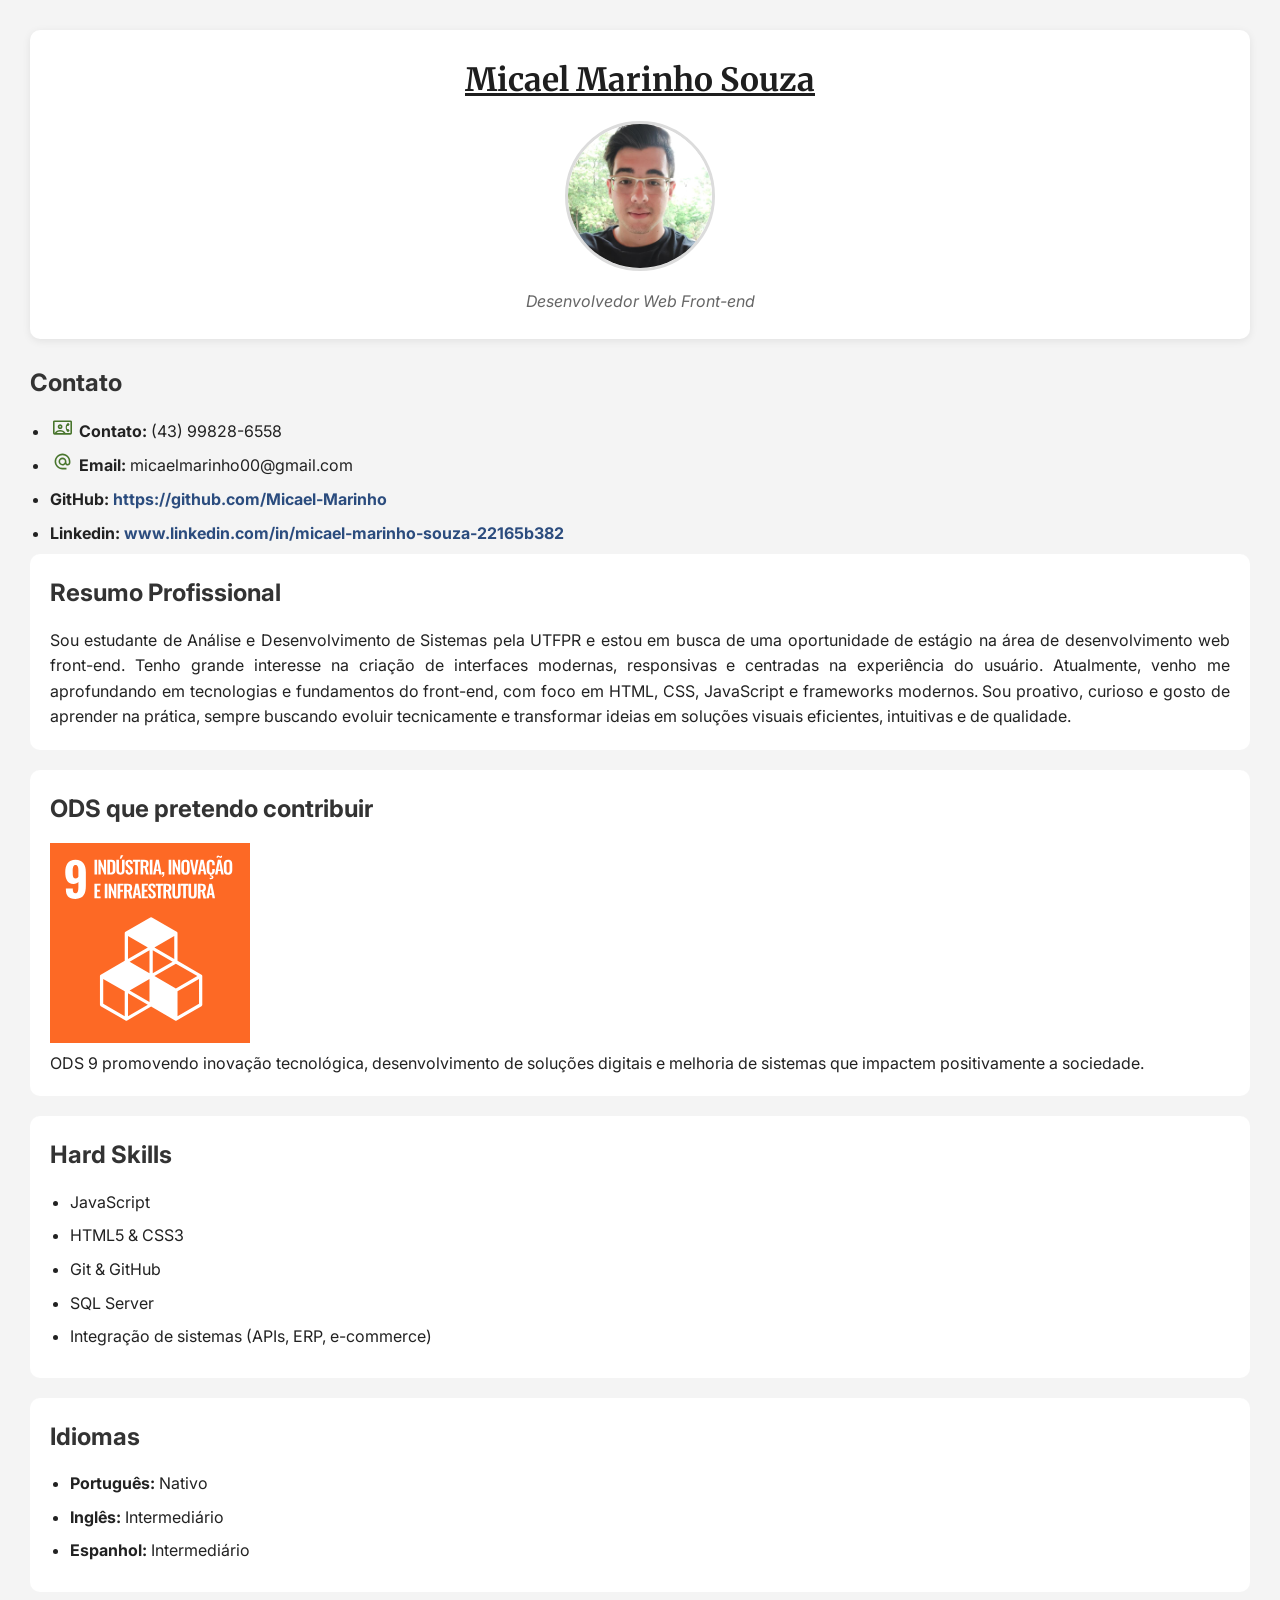
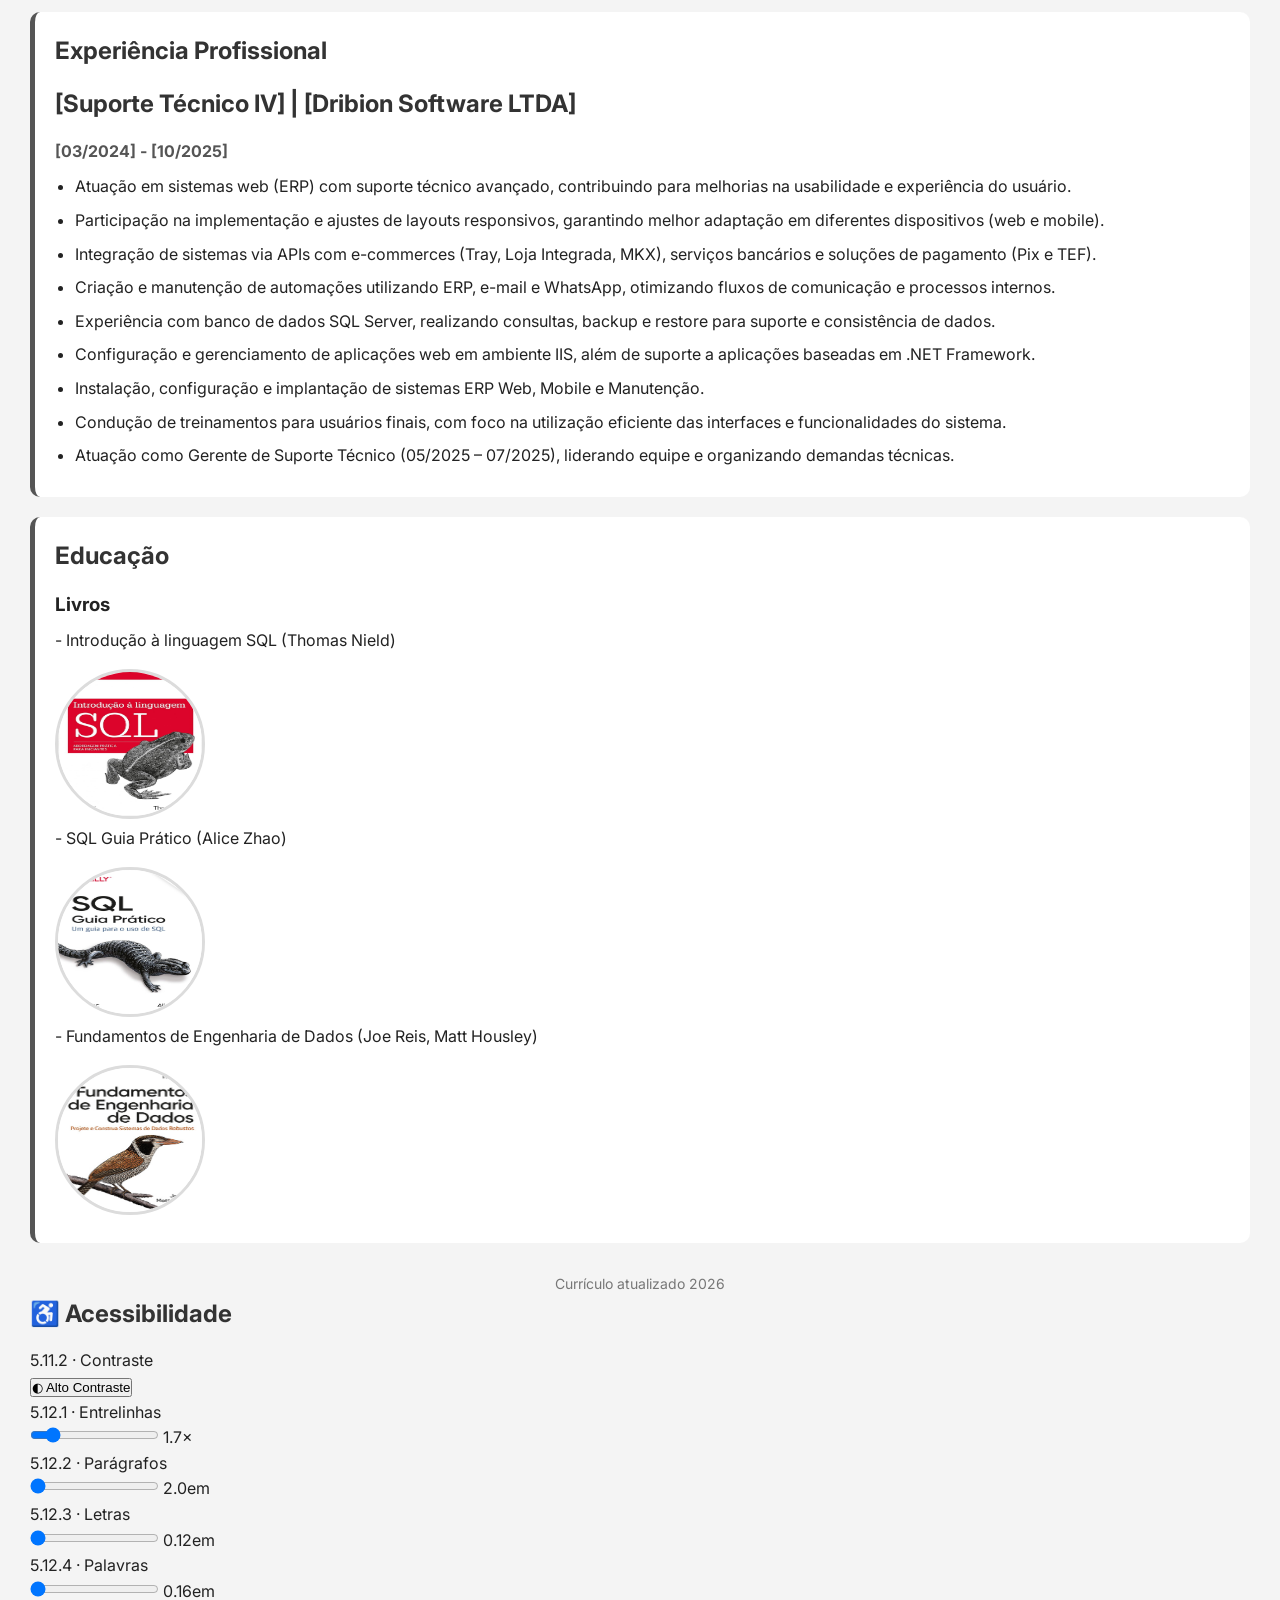
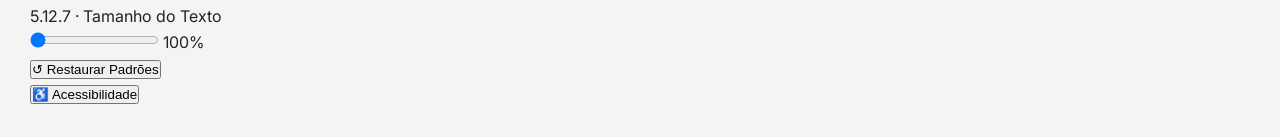
<file: curriculos/CurriculumVitae_micael/index.html>
<!DOCTYPE html>
<html lang="pt-BR">

<head>
  <meta charset="UTF-8">
  <meta name="viewport" content="width=device-width, initial-scale=1.0">
    <title>Currículo - Micael Marinho Souza</title> <!-- Título da aba -->
      <link rel="preconnect" href="https://fonts.googleapis.com"> <!-- Fonte externa Google Fonts -->
      <link rel="preconnect" href="https://fonts.gstatic.com" crossorigin> <!-- Fonte externa Google Fonts -->
      <link href="https://fonts.googleapis.com/css2?family=Inter:wght@300;400;700&family=Merriweather:wght@700&display=swap" rel="stylesheet"> <!-- Fonte externa Google Fonts -->
        <link rel="stylesheet" href="style.css"> <!-- CSS externo -->
      
</head>

<body>
  <header id="topo"> <!-- Cabeçalho -->
    <h1>Micael Marinho Souza</h1>
    <img src="./imagens/img01-pessoal.jpg" alt="Foto de Micael" class="foto-perfil" width="150" height="150">
    <p class="cargo">Desenvolvedor Web Front-end</p>
  </header>

  <section class="contato"> <!-- Formas de contato -->
    <h2>Contato</h2>
    <ul>
      <li><strong> <img src="./icones/ContactPhone.svg" alt="ContactPhone" width="25" height="19"> Contato: </strong> (43) 99828-6558 </li>
      <li><strong> <img src="./icones/ContactEmail.svg" alt="ContactPhone" width="25" height="19"> Email: </strong> micaelmarinho00@gmail.com </li>
      <li><strong>GitHub:</strong> <a href="#">https://github.com/Micael-Marinho</a></li>
      <li><strong>Linkedin:</strong> <a href="#">www.linkedin.com/in/micael-marinho-souza-22165b382</a></li>
    </ul>
  </section>
  
  <section class="bloco"> <!-- Resumo sobre Micael -->
    <h2>Resumo Profissional</h2>
    <p class="texto"> Sou estudante de Análise e Desenvolvimento de Sistemas pela UTFPR e estou em busca de uma oportunidade de estágio na área de desenvolvimento web front-end. Tenho grande interesse na criação de interfaces modernas, responsivas e centradas na experiência do usuário. Atualmente, venho me aprofundando em tecnologias e fundamentos do front-end, com foco em HTML, CSS, JavaScript e frameworks modernos. Sou proativo, curioso e gosto de aprender na prática, sempre buscando evoluir tecnicamente e transformar ideias em soluções visuais eficientes, intuitivas e de qualidade.</p>
  </section>

  <section class="bloco">
    <h2>ODS que pretendo contribuir</h2>
    <figure> <img src="./icones/SDG-9.svg" alt="ODS 9 - Indústria, Inovação e Infraestrutura" width="200"> <figcaption> ODS 9 promovendo inovação tecnológica, desenvolvimento de soluções digitais e melhoria de sistemas que impactem positivamente a sociedade. </figcaption>  </figure>
  </section>

  <section class="bloco">   <!-- Habilidades -->
    <h2>Hard Skills</h2>
    <ul>
      <li>JavaScript</li>
      <li>HTML5 & CSS3</li>
      <li>Git & GitHub</li>
      <li>SQL Server</li>
      <li>Integração de sistemas (APIs, ERP, e-commerce)</li>
    </ul>
      </section>

    <section class="bloco">
      <h2>Idiomas</h2>
        <ul>
          <li> <strong> Português: </strong> Nativo</li>
          <li> <strong> Inglês: </strong> Intermediário</li>
          <li> <strong> Espanhol: </strong> Intermediário</li>
        </ul>
    </section>

  <section class="bloco destaque">  <!-- Experiência -->
    <h2>Experiência Profissional</h2>  
      <h2>[Suporte Técnico IV] | [Dribion Software LTDA]</h2>
      <p class="periodo">[03/2024] - [10/2025]</p>
      <ul>
  <li>Atuação em sistemas web (ERP) com suporte técnico avançado, contribuindo para melhorias na usabilidade e experiência do usuário.</li>
  <li>Participação na implementação e ajustes de layouts responsivos, garantindo melhor adaptação em diferentes dispositivos (web e mobile).</li>
  <li>Integração de sistemas via APIs com e-commerces (Tray, Loja Integrada, MKX), serviços bancários e soluções de pagamento (Pix e TEF).</li>
  <li>Criação e manutenção de automações utilizando ERP, e-mail e WhatsApp, otimizando fluxos de comunicação e processos internos.</li>
  <li>Experiência com banco de dados SQL Server, realizando consultas, backup e restore para suporte e consistência de dados.</li>
  <li>Configuração e gerenciamento de aplicações web em ambiente IIS, além de suporte a aplicações baseadas em .NET Framework.</li>
  <li>Instalação, configuração e implantação de sistemas ERP Web, Mobile e Manutenção.</li>
  <li>Condução de treinamentos para usuários finais, com foco na utilização eficiente das interfaces e funcionalidades do sistema.</li>
  <li>Atuação como Gerente de Suporte Técnico (05/2025 – 07/2025), liderando equipe e organizando demandas técnicas.</li>
</ul>

  </section>
  <section class="bloco destaque">  <!-- Educação -->
    <h2>Educação</h2>
      <h3>Livros</h3>
      <p> - Introdução à linguagem SQL (Thomas Nield)</p>
      <img src="./imagens/IntroducaoSQL.jpg" alt="Foto de Fundamentos de Engenharia de Dados" class="foto-perfil" width="150" height="150">
      <p> - SQL Guia Prático (Alice Zhao)</p>
      <img src="./imagens/SQLGuiaPratico.jpg" alt="Foto de SQL Guia Prático" class="foto-perfil" width="150" height="150">
      <p> - Fundamentos de Engenharia de Dados (Joe Reis, Matt Housley)</p>
      <img src="./imagens/FundamentosDEngenharia.jpg" alt="Foto de Fundamentos de Engenharia de Dados" class="foto-perfil" width="150" height="150">
  </section>

  <footer id="rodape"> <!-- Rodapé -->
    <p>Currículo atualizado 2026</p>
  </footer>

  <script src="../../js/acessibilidade.js"></script>
</body>

</html>
</file>
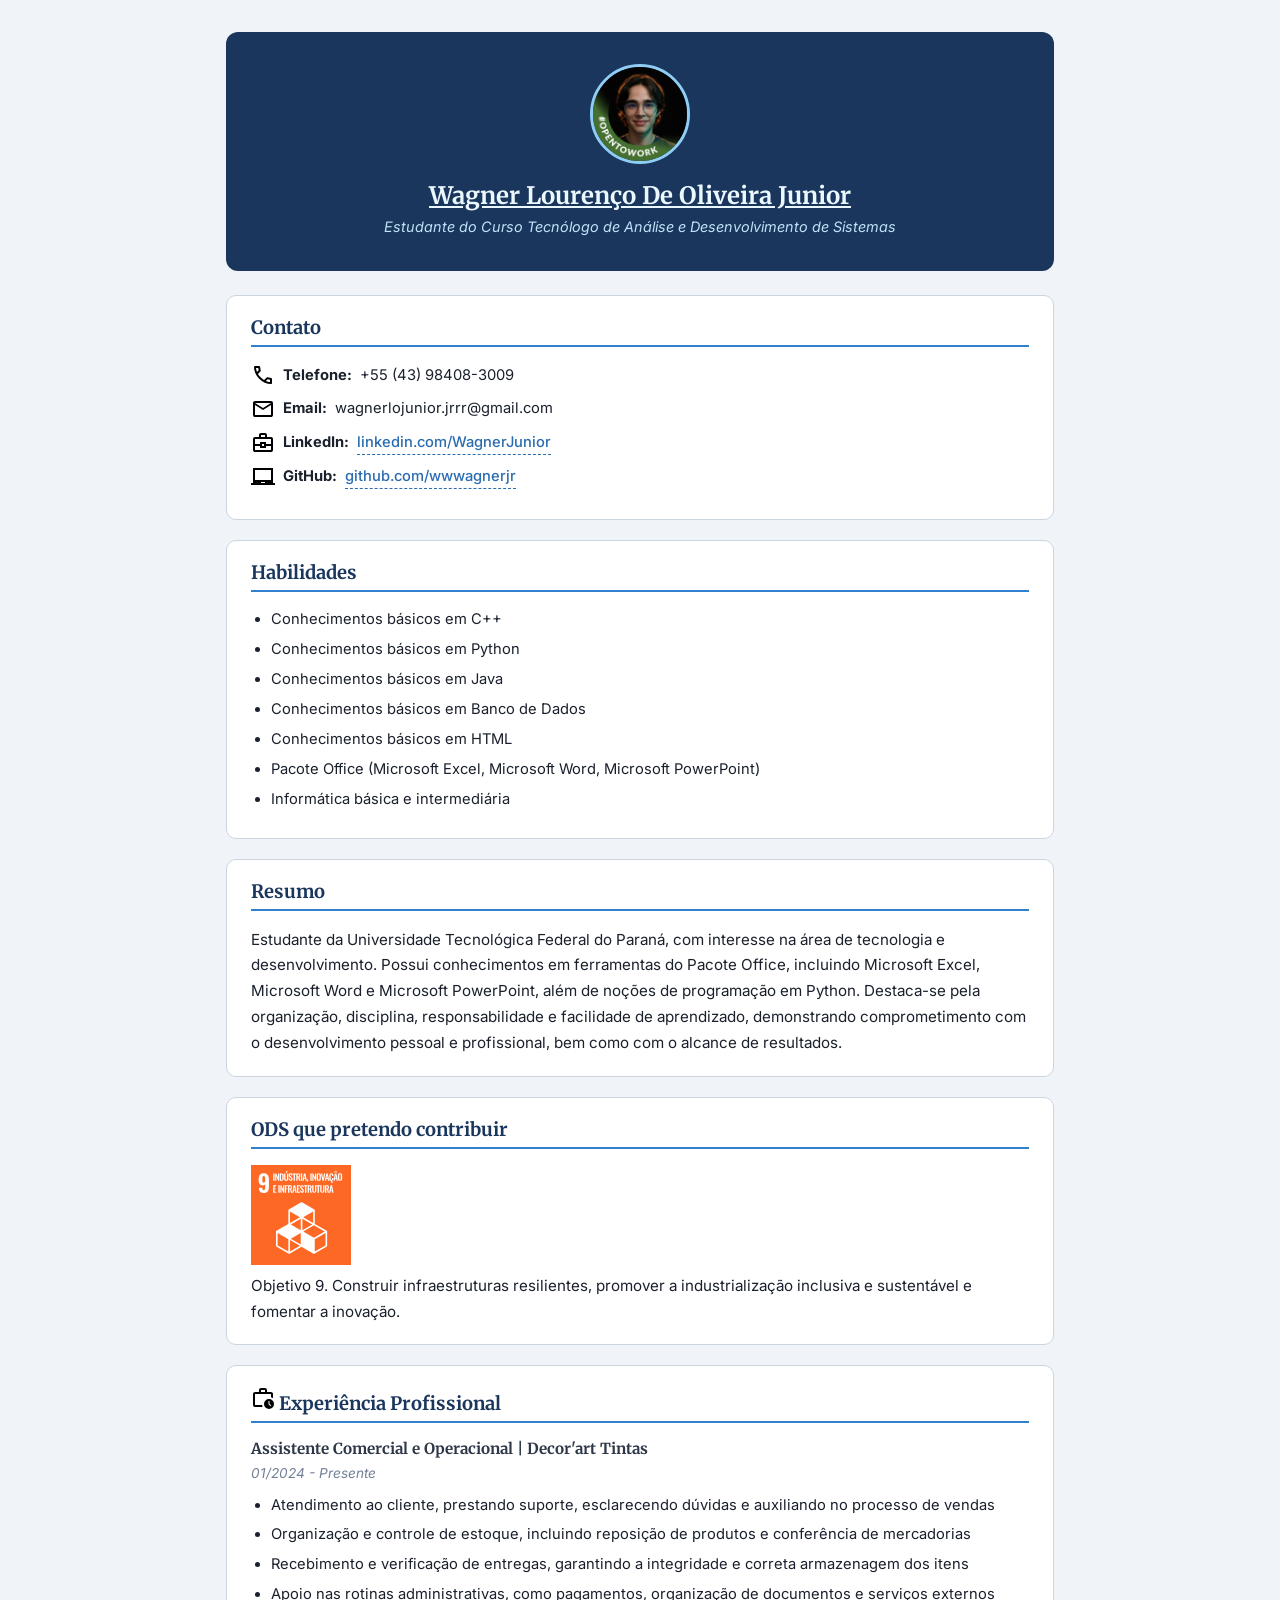
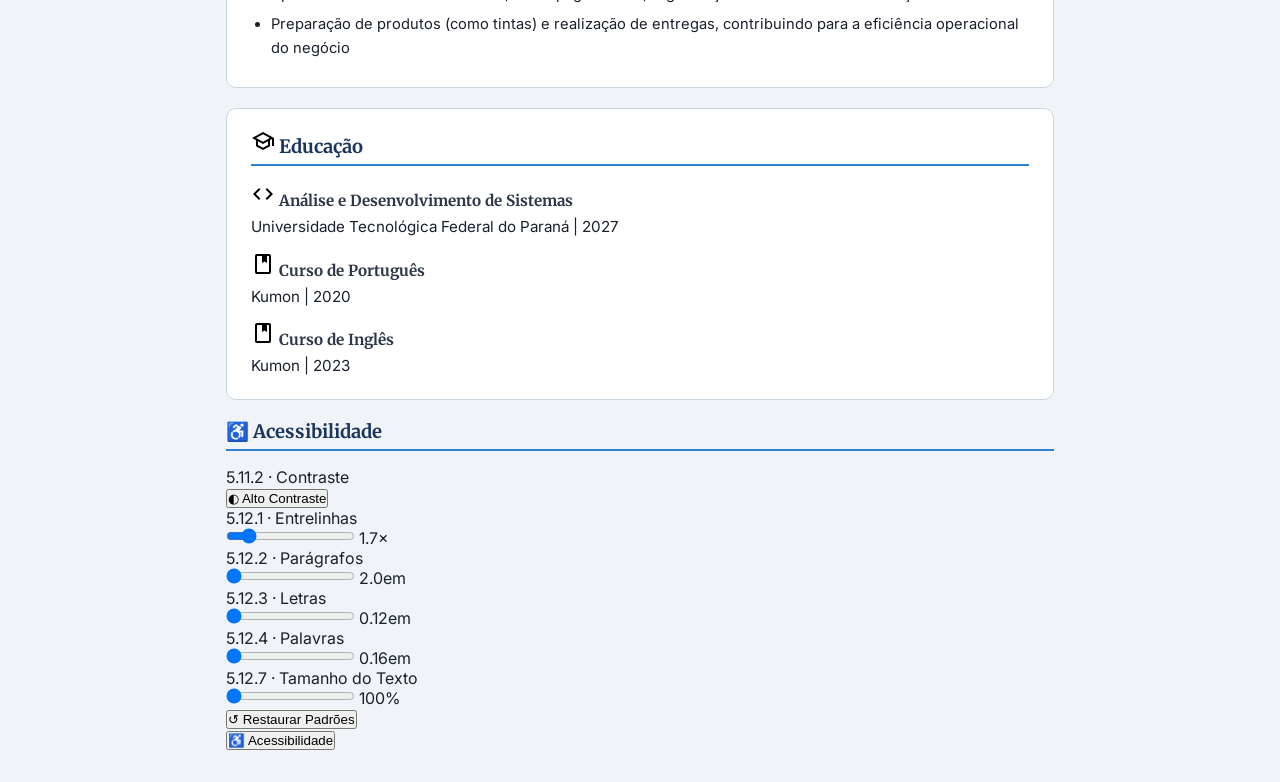
<file: curriculos/CurriculumVitae_wagner/index.html>
<!DOCTYPE html>
<html lang="pt-BR">
<head>
  <meta charset="UTF-8">
  <meta name="viewport" content="width=device-width, initial-scale=1.0">
  <title>Currículo - Wagner Lourenço De Oliveira Junior</title>
  <link rel="icon" type="image/png" href="./icones/icone_curriculo_azul.svg.svg">
  <link rel="stylesheet" href="./CSS/style.css">
  <link href="https://fonts.googleapis.com/css2?family=Merriweather:ital,wght@0,400;0,700;1,400&family=Inter:wght@400;500;600&display=swap" rel="stylesheet">
</head>

<body>

  <!-- Seletor por ID: #header -->
  <div id="header">
    <img src="imagens/Wagner Foto de Perfil.jpg" alt="Foto de Wagner Junior" class="foto-perfil" width="100" height="100">
    <h1>Wagner Lourenço De Oliveira Junior</h1>
    <p class="subtitulo">Estudante do Curso Tecnólogo de Análise e Desenvolvimento de Sistemas</p>
  </div>

  <!-- Seletor por classe: .secao -->
  <section class="secao contato">
    <h2>Contato</h2>
    <ul style="list-style-type: none;">
      <li><img src="./icones/telefone.svg.svg"><strong> Telefone:</strong> +55 (43) 98408-3009</li>
      <li><img src="./icones/mail.svg"><strong> Email:</strong> wagnerlojunior.jrrr@gmail.com</li>
      <!-- Seletor por atributo: a[target="_blank"] -->
      <li><img src="./icones/business.svg"><strong> LinkedIn:</strong>
        <a href="https://www.linkedin.com/in/wagner-louren%C3%A7o-de-oliveira-junior-66585434a/" target="_blank">
          linkedin.com/WagnerJunior
        </a>
      </li>
      <li><img src="./icones/laptop.svg"><strong> GitHub:</strong>
        <a href="https://github.com/wwwagnerjr" target="_blank">
          github.com/wwwagnerjr
        </a>
      </li>
    </ul>
  </section>

  <section class="secao habilidades">
    <h2>Habilidades</h2>
    <ul>
      <li>Conhecimentos básicos em C++</li>
      <li>Conhecimentos básicos em Python</li>
      <li>Conhecimentos básicos em Java</li>
      <li>Conhecimentos básicos em Banco de Dados</li>
      <li>Conhecimentos básicos em HTML</li>
      <li>Pacote Office (Microsoft Excel, Microsoft Word, Microsoft PowerPoint)</li>
      <li>Informática básica e intermediária</li>
    </ul>
  </section>

  <section class="secao resumo">
    <h2>Resumo</h2>
    <!-- Seletor por elemento: p -->
    <p>Estudante da Universidade Tecnológica Federal do Paraná, com interesse na área de tecnologia e desenvolvimento.
      Possui conhecimentos em ferramentas do Pacote Office, incluindo Microsoft Excel, Microsoft Word e Microsoft PowerPoint,
      além de noções de programação em Python. Destaca-se pela organização, disciplina, responsabilidade e facilidade de aprendizado,
      demonstrando comprometimento com o desenvolvimento pessoal e profissional, bem como com o alcance de resultados.
    </p>
  </section>

  <section class="secao ods">
    <h2>ODS que pretendo contribuir</h2>
    <img src="imagens/SDG-9.svg" alt="SDG-9" class="imagem-ods" width="100" height="100">
    <p>Objetivo 9. Construir infraestruturas resilientes, promover a industrialização inclusiva e sustentável e fomentar a inovação.</p>
  </section>

  <section class="secao experiencia">
    <h2><img src="./icones/work_history.svg"> Experiência Profissional</h2>
    <div class="item-experiencia">
      <h3>Assistente Comercial e Operacional | Decor'art Tintas</h3>
      <p class="periodo">01/2024 - Presente</p>
      <ul>
        <li>Atendimento ao cliente, prestando suporte, esclarecendo dúvidas e auxiliando no processo de vendas</li>
        <li>Organização e controle de estoque, incluindo reposição de produtos e conferência de mercadorias</li>
        <li>Recebimento e verificação de entregas, garantindo a integridade e correta armazenagem dos itens</li>
        <li>Apoio nas rotinas administrativas, como pagamentos, organização de documentos e serviços externos</li>
        <li>Preparação de produtos (como tintas) e realização de entregas, contribuindo para a eficiência operacional do negócio</li>
      </ul>
    </div>
  </section>

  <section class="secao educacao">
    <h2><img src="./icones/school.svg"> Educação</h2>
    <div class="item-educacao">
      <h3><img src="./icones/code.svg"> Análise e Desenvolvimento de Sistemas</h3>
      <p>Universidade Tecnológica Federal do Paraná | 2027</p>
      <h3><img src="./icones/book.svg"> Curso de Português</h3>
      <p>Kumon | 2020</p>
      <h3><img src="./icones/book.svg"> Curso de Inglês</h3>
      <p>Kumon | 2023</p>
    </div>
  </section>

  <script src="../../js/acessibilidade.js"></script>
</body>
</html>
</file>
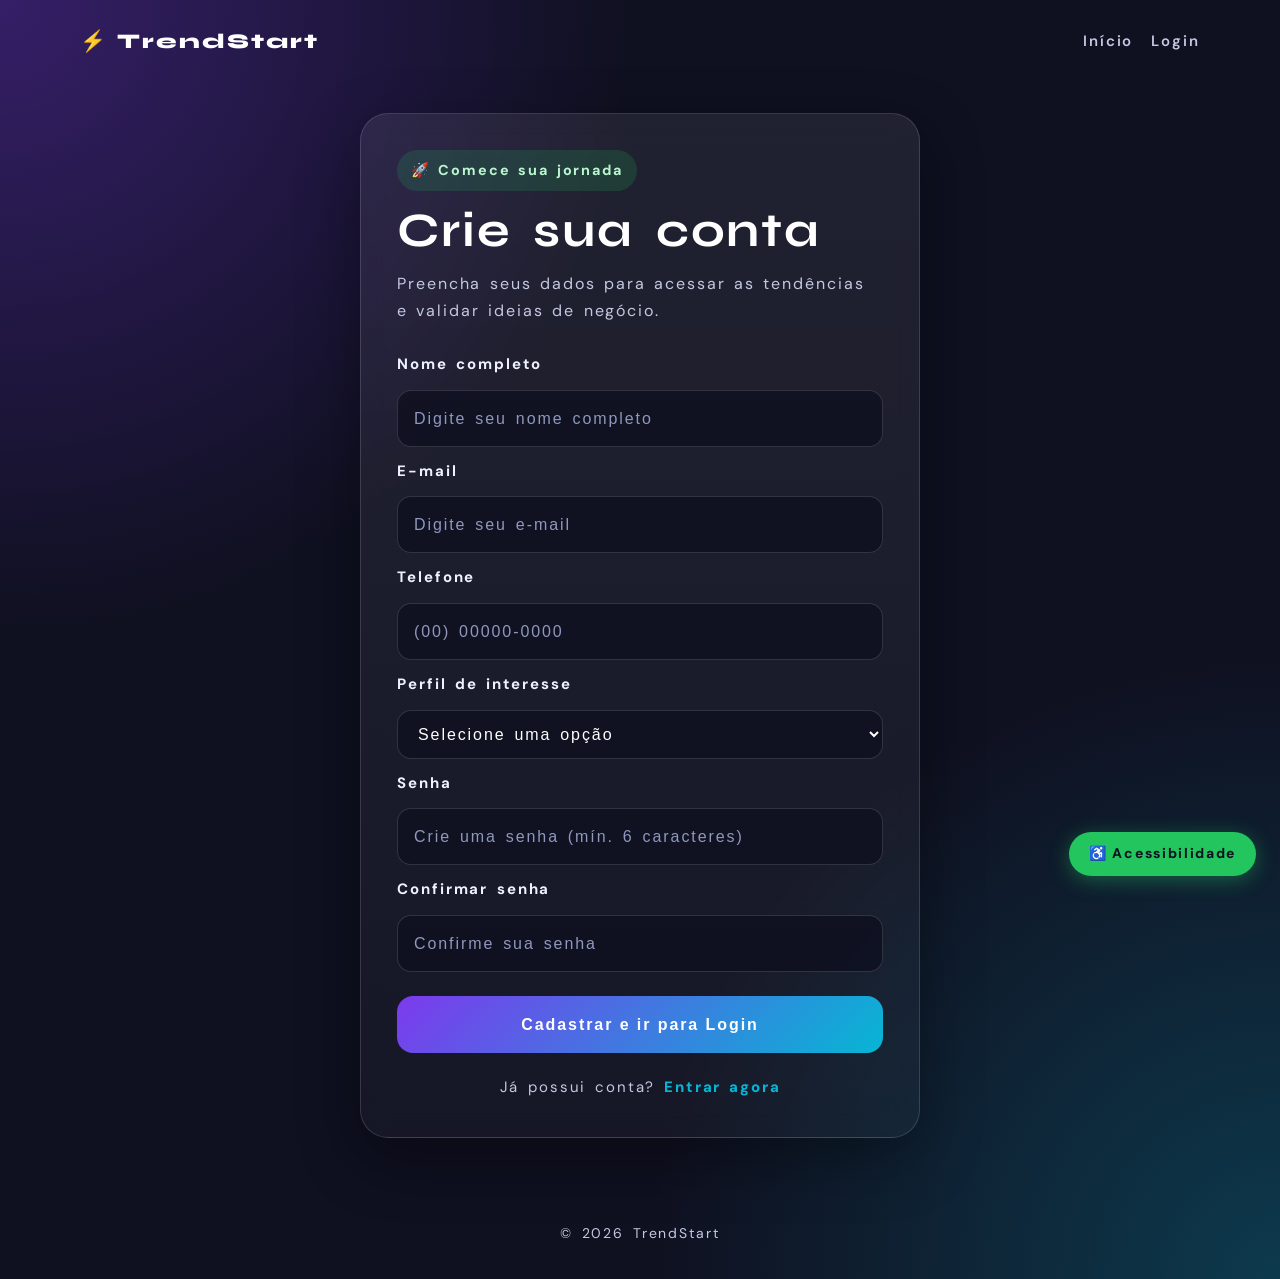
<file: cadastro.html>
<!DOCTYPE html>
<html lang="pt-BR">
<head>
  <meta charset="UTF-8">
  <meta name="viewport" content="width=device-width, initial-scale=1.0">
  <title>Cadastro - TrendStart</title>
  <link rel="stylesheet" type="text/css" href="./Style/cadastrologin.css">
  <link rel="stylesheet" type="text/css" href="https://fonts.googleapis.com/css2?family=Syne:wght@600;700;800&family=DM+Sans:wght@300;400;500;700&display=swap">
</head>
<body>
  <header class="topo">
    <a class="logo" href="index.html">⚡ TrendStart</a>
    <nav>
      <a href="index.html">Início</a>
      <a href="login.html">Login</a>
    </nav>
  </header>

  <main class="auth-container">
    <section class="auth-card">
      <span class="badge">🚀 Comece sua jornada</span>
      <h1>Crie sua conta</h1>
      <p class="subtitulo">Preencha seus dados para acessar as tendências e validar ideias de negócio.</p>

      <form id="formCadastro" action="login.html" method="get" novalidate>
        <label for="nome">Nome completo</label>
        <input type="text" id="nome" name="nome" placeholder="Digite seu nome completo" required>

        <label for="email">E-mail</label>
        <input type="email" id="email" name="email" placeholder="Digite seu e-mail" required>

        <label for="telefone">Telefone</label>
        <input type="tel" id="telefone" name="telefone" placeholder="(00) 00000-0000" required>

        <label for="perfil">Perfil de interesse</label>
        <select id="perfil" name="perfil" required>
          <option value="">Selecione uma opção</option>
          <option value="ecommerce">E-commerce</option>
          <option value="servicos">Serviços</option>
          <option value="infoprodutos">Infoprodutos</option>
          <option value="local">Negócio local</option>
        </select>

        <label for="senha">Senha</label>
        <input type="password" id="senha" name="senha" placeholder="Crie uma senha (mín. 6 caracteres)" required minlength="6">

        <label for="confirmar">Confirmar senha</label>
        <input type="password" id="confirmar" name="confirmar" placeholder="Confirme sua senha" required>
        <!-- Bug 6: mensagem de erro de confirmação de senha -->
        <span id="erroSenha" style="display:none; color:#ff6b7a; font-size:0.875rem; margin-top:-4px;">
          ⚠️ As senhas não coincidem.
        </span>

        <button type="submit">Cadastrar e ir para Login</button>
      </form>

      <p class="link-final">Já possui conta? <a href="login.html">Entrar agora</a></p>
    </section>
  </main>

  <footer class="rodape">
    <p>© 2026 TrendStart</p>
  </footer>

  <!-- Bug 6: validação de confirmação de senha -->
<script>
  const form = document.getElementById('formCadastro');
  const nome = document.getElementById('nome');
  const email = document.getElementById('email');
  const telefone = document.getElementById('telefone');
  const perfil = document.getElementById('perfil');
  const senha = document.getElementById('senha');
  const confirmar = document.getElementById('confirmar');
  const erroSenha = document.getElementById('erroSenha');

  function validarSenhas() {
    if (confirmar.value && senha.value !== confirmar.value) {
      erroSenha.style.display = 'block';
      confirmar.style.borderColor = '#ff6b7a';
      return false;
    } else {
      erroSenha.style.display = 'none';
      confirmar.style.borderColor = '';
      return true;
    }
  }

  confirmar.addEventListener('input', validarSenhas);
  senha.addEventListener('input', validarSenhas);

  form.addEventListener('submit', function(e) {
    e.preventDefault();

    if (!validarSenhas()) {
      confirmar.focus();
      return;
    }

    localStorage.setItem('nomeCadastrado', nome.value);
    localStorage.setItem('emailCadastrado', email.value);
    localStorage.setItem('telefoneCadastrado', telefone.value);
    localStorage.setItem('perfilCadastrado', perfil.value);
    localStorage.setItem('senhaCadastrada', senha.value);

    alert('Conta cadastrada com sucesso!');
    window.location.href = 'login.html';
  });
</script>
  <script src="./js/acessibilidade.js"></script>
</body>
</html>
</file>
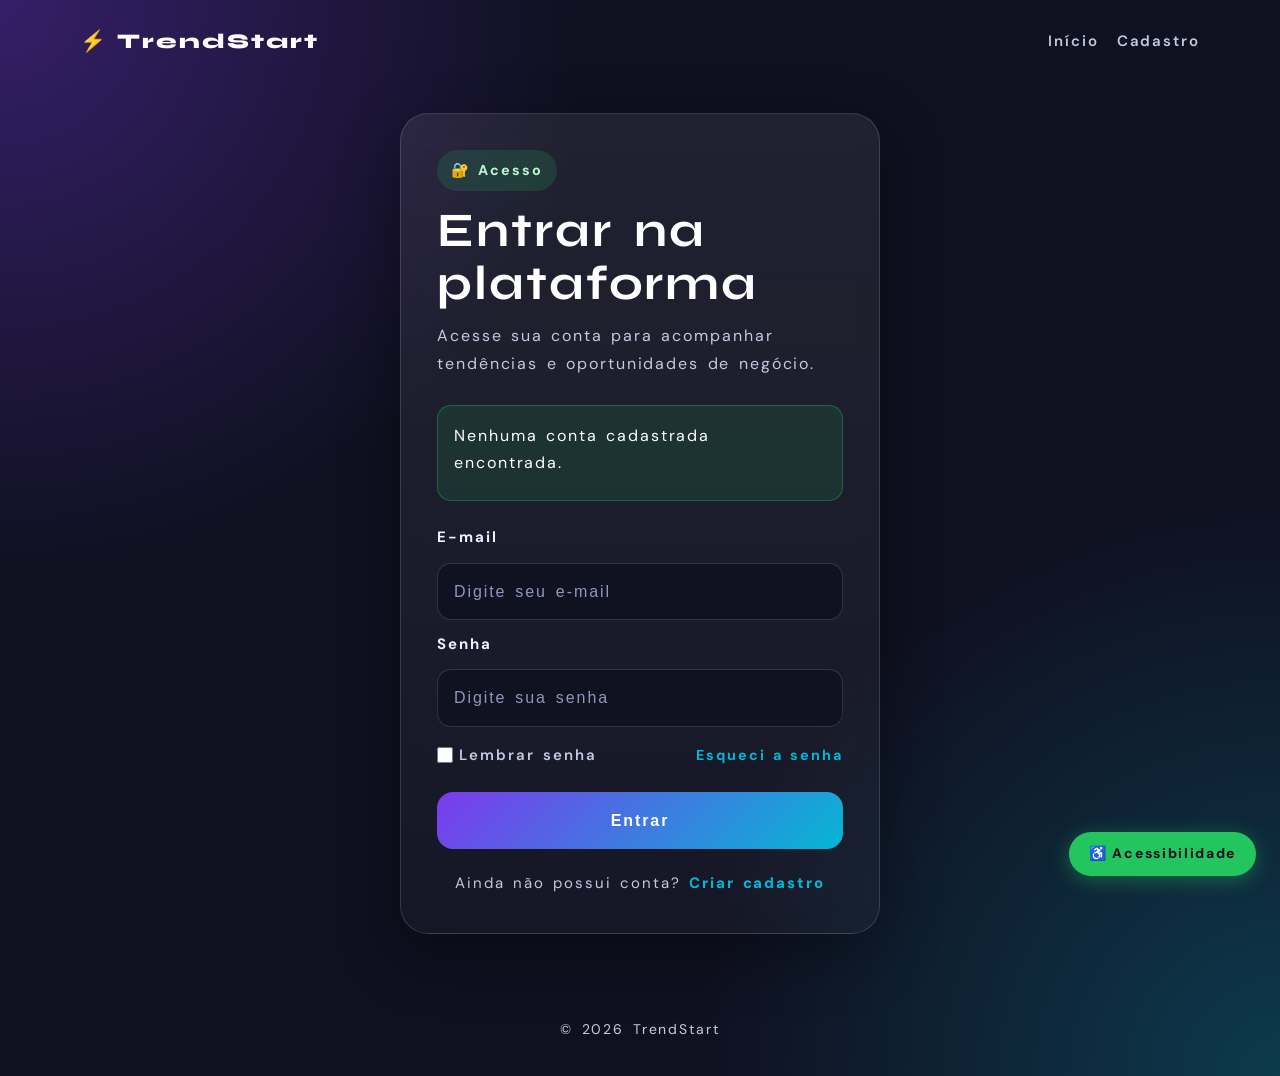
<file: login.html>
<!DOCTYPE html>
<html lang="pt-BR">
<head>
  <meta charset="UTF-8">
  <meta name="viewport" content="width=device-width, initial-scale=1.0">
  <title>Login - TrendStart</title>
  <link rel="stylesheet" type="text/css" href="./Style/cadastrologin.css">
  <link rel="stylesheet" type="text/css" href="https://fonts.googleapis.com/css2?family=Syne:wght@600;700;800&family=DM+Sans:wght@300;400;500;700&display=swap">
</head>
<body>
  <header class="topo">
    <a class="logo" href="index.html">⚡ TrendStart</a>
    <nav>
      <a href="index.html">Início</a>
      <a href="cadastro.html">Cadastro</a>
    </nav>
  </header>

  <main class="auth-container">
    <section class="auth-card login-card">
      <span class="badge">🔐 Acesso</span>
      <h1>Entrar na plataforma</h1>
      <p class="subtitulo">Acesse sua conta para acompanhar tendências e oportunidades de negócio.</p>
      <div id="contaCadastrada" class="conta-cadastrada"></div>

      <form id="formLogin" action="index.html" method="get" novalidate>
  <label for="email">E-mail</label>
  <input type="email" id="email" name="email" placeholder="Digite seu e-mail" required>
  <label for="senha">Senha</label>
<input type="password" id="senha" name="senha" placeholder="Digite sua senha" required>

<div class="opcoes-login">
  <label class="lembrar-senha">
    <input type="checkbox" id="lembrarSenha">
    Lembrar senha
  </label>

  <a href="#" onclick="esqueciSenha()">Esqueci a senha</a>
</div>

<button type="submit">Entrar</button>
</form>

      <p class="link-final">Ainda não possui conta? <a href="cadastro.html">Criar cadastro</a></p>
    </section>
  </main>
  <script>
  window.onload = function() {
    const nome = localStorage.getItem('nomeCadastrado');
    const emailCadastrado = localStorage.getItem('emailCadastrado');
    const conta = document.getElementById('contaCadastrada');
    if (nome && emailCadastrado) {
      conta.innerHTML = `
        <p><strong>Conta cadastrada encontrada:</strong></p>
        <p>Nome: ${nome}</p>
        <p>E-mail: ${emailCadastrado}</p>
      `;
    } else {
      conta.innerHTML = '<p>Nenhuma conta cadastrada encontrada.</p>';
    }
    const emailSalvo = localStorage.getItem('lembrarEmail');
    const senhaSalva = localStorage.getItem('lembrarSenha');
    if (emailSalvo && senhaSalva) {
      document.getElementById('email').value = emailSalvo;
      document.getElementById('senha').value = senhaSalva;
      document.getElementById('lembrarSenha').checked = true;
    }
  };
  const formLogin = document.getElementById('formLogin');
  formLogin.addEventListener('submit', function(e) {
    e.preventDefault();
    const emailDigitado = document.getElementById('email').value;
    const senhaDigitada = document.getElementById('senha').value;
    const emailCadastrado = localStorage.getItem('emailCadastrado');
    const senhaCadastrada = localStorage.getItem('senhaCadastrada');
    if (emailDigitado === emailCadastrado && senhaDigitada === senhaCadastrada) {
      if (document.getElementById('lembrarSenha').checked) {
        localStorage.setItem('lembrarEmail', emailDigitado);
        localStorage.setItem('lembrarSenha', senhaDigitada);
      } else {
        localStorage.removeItem('lembrarEmail');
        localStorage.removeItem('lembrarSenha');
      }
      alert('Login realizado com sucesso!');
      window.location.href = 'index.html';
    } else {
      alert('E-mail ou senha incorretos.');
    }
  });
  function esqueciSenha() {
    const emailCadastrado = localStorage.getItem('emailCadastrado');
    if (emailCadastrado) {
      const novaSenha = prompt('Digite uma nova senha para a conta: ' + emailCadastrado);
      if (novaSenha !== null && novaSenha.trim() !== '') {
        localStorage.setItem('senhaCadastrada', novaSenha);
        alert('Senha alterada com sucesso!');
      }
    } else {
      alert('Nenhuma conta cadastrada encontrada.');
    }
  }
</script>
  <footer class="rodape">
    <p>© 2026 TrendStart </p>
  </footer>
  <script src="./js/acessibilidade.js"></script>
</body>
</html>
</file>
<file: Style/style.css>
/* =============================================
   STYLE.CSS
   ============================================= */

:root {
  --bg: #0a0b0f;
  --bg-card: #111318;
  --bg-card2: #16191f;
  --border: rgba(255,255,255,0.07);
  --border-bright: rgba(99,220,150,0.3);

  --accent: #63dc96;
  --accent2: #4fcfff;
  --accent3: #f7c948;

  --text: #e8eaf0;
  --text-muted: #a8adc4;
  --text-dim: #7a7f94;

  --danger: #ff5e6c;

  --radius: 14px;
  --radius-sm: 8px;

  --shadow: 0 4px 30px rgba(0,0,0,0.5);
  --glow: 0 0 24px rgba(99,220,150,0.2);

  --line-height-base: 1.65;
  --line-height-text: 1.7;

  --paragraph-spacing: 2em;

  --letter-spacing-base: 0.12em;
  --letter-spacing-heading: 0em;

  --word-spacing-base: 0.16em;
}

*, *::before, *::after { box-sizing: border-box; margin: 0; padding: 0; }

html {
  scroll-behavior: smooth;
  
  font-size: 100%; 
}


body {
  background: var(--bg);
  color: var(--text);
  font-family: 'DM Sans', sans-serif;
  font-size: 1rem;         
  line-height: var(--line-height-base);  
  overflow-x: hidden;
  
  letter-spacing: var(--letter-spacing-base);
  word-spacing: var(--word-spacing-base);
}


p {
  margin-top: 0;
  margin-bottom: var(--paragraph-spacing);
  line-height: var(--line-height-text);
}

.subtitulo {
  margin-bottom: var(--paragraph-spacing);
}

.link-final {
  margin-top: var(--paragraph-spacing);
  margin-bottom: 0;
}

p:last-child { margin-bottom: 0; }

.container {
  max-width: min(1140px, 100%); 
  margin: 0 auto;
  padding: 0 1.5rem;            
}


.nav {
  position: fixed;
  top: 0; left: 0; right: 0;
  z-index: 100;
  display: flex;
  align-items: center;
  justify-content: space-between;
  padding: 20px 40px;
  transition: all 0.3s ease;
}
.nav.scrolled {
  background: rgba(10,11,15,0.92);
  backdrop-filter: blur(12px);
  border-bottom: 1px solid var(--border);
  padding: 14px 40px;
}
.nav-logo {
  display: flex;
  align-items: center;
  gap: 8px;
  text-decoration: none;
}
.logo-icon { font-size: 22px; }
.logo-text {
  font-family: 'Syne', sans-serif;
  font-weight: 800;
  font-size: 20px;
  color: var(--text);
  letter-spacing: -0.5px;
}
.nav-links {
  display: flex;
  gap: 36px;
  list-style: none;
}
.nav-links a {
  color: var(--text-muted);  
  text-decoration: none;
  font-size: 0.875rem;       
  font-weight: 500;
  transition: color 0.2s;
  line-height: var(--line-height-base); 
}
.nav-links a:hover { color: var(--text); }
.nav-cta {
  background: var(--accent);
  color: #0a0b0f;         
  border: none;
  padding: 0.625rem 1.375rem;
  border-radius: 50px;
  font-family: 'DM Sans', sans-serif;
  font-weight: 600;
  font-size: 0.875rem;    
  cursor: pointer;
  transition: all 0.2s;
}
.nav-cta:hover { transform: translateY(-1px); box-shadow: 0 4px 20px rgba(99,220,150,0.35); }


.hero {
  min-height: 100vh;
  display: flex;
  align-items: center;
  padding: 120px 40px 80px;
  position: relative;
  overflow: hidden;
  gap: 60px;
}
.hero-bg {
  position: absolute;
  inset: 0;
  pointer-events: none;
}
.blob {
  position: absolute;
  border-radius: 50%;
  filter: blur(80px);
  opacity: 0.12;
}
.blob-1 {
  width: 500px; height: 500px;
  background: var(--accent);
  top: -100px; left: -150px;
  animation: blobFloat 8s ease-in-out infinite;
}
.blob-2 {
  width: 400px; height: 400px;
  background: var(--accent2);
  bottom: -80px; right: -100px;
  animation: blobFloat 10s ease-in-out infinite reverse;
}
@keyframes blobFloat {
  0%, 100% { transform: translate(0, 0) scale(1); }
  50% { transform: translate(30px, -30px) scale(1.05); }
}
.grid-overlay {
  position: absolute;
  inset: 0;
  background-image:
    linear-gradient(rgba(255,255,255,0.02) 1px, transparent 1px),
    linear-gradient(90deg, rgba(255,255,255,0.02) 1px, transparent 1px);
  background-size: 60px 60px;
}
.hero-content {
  flex: 1;
  position: relative;
  z-index: 2;
  max-width: 580px;
}
.hero-badge {
  display: inline-flex;
  align-items: center;
  gap: 8px;
  background: rgba(99,220,150,0.1);
  border: 1px solid rgba(99,220,150,0.25);
  color: var(--accent);   
  padding: 6px 16px;
  border-radius: 50px;
  font-size: 0.8125rem;   
  font-weight: 500;
  margin-bottom: 1.75rem;
  animation: fadeUp 0.6s ease both;
  line-height: var(--line-height-base); 
}
.hero-title {
  font-family: 'Syne', sans-serif;
  font-size: clamp(2.375rem, 5.5vw, 4.25rem); 
  font-weight: 800;
  line-height: 1.05;
  letter-spacing: -2px;
  color: var(--text);
  margin-bottom: 1.375rem;
  animation: fadeUp 0.7s ease 0.1s both;
  
  word-spacing: var(--word-spacing-base); 
}
.highlight {
  color: var(--accent);
  position: relative;
}
.hero-sub {
  font-size: 1.0625rem;         
  color: var(--text-muted);     
  line-height: var(--line-height-text); 
  margin-bottom: 2.25rem;
  animation: fadeUp 0.7s ease 0.2s both;
}
.hero-sub em { color: var(--text); font-style: normal; }
.hero-actions {
  display: flex;
  gap: 14px;
  margin-bottom: 48px;
  flex-wrap: wrap;
  animation: fadeUp 0.7s ease 0.3s both;
}
.btn-primary {
  background: var(--accent);
  color: #0a0b0f;         
  border: none;
  padding: 0.875rem 1.75rem;
  border-radius: 50px;
  font-family: 'DM Sans', sans-serif;
  font-weight: 600;
  font-size: 0.9375rem;   
  cursor: pointer;
  transition: all 0.2s;
  line-height: var(--line-height-base); 
}
.btn-primary:hover { transform: translateY(-2px); box-shadow: 0 6px 28px rgba(99,220,150,0.4); }
.btn-ghost {
  background: transparent;
  color: var(--text);     
  border: 1px solid var(--border);
  padding: 0.875rem 1.75rem;
  border-radius: 50px;
  font-family: 'DM Sans', sans-serif;
  font-weight: 500;
  font-size: 0.9375rem;   
  cursor: pointer;
  transition: all 0.2s;
  line-height: var(--line-height-base); 
}
.btn-ghost:hover { border-color: var(--accent); color: var(--accent); }
.hero-stats {
  display: flex;
  align-items: center;
  gap: 28px;
  animation: fadeUp 0.7s ease 0.4s both;
}
.stat { display: flex; flex-direction: column; }
.stat strong {
  font-family: 'Syne', sans-serif;
  font-size: 1.375rem;   
  font-weight: 700;
  color: var(--text);
}

.stat span { font-size: 0.75rem; color: var(--text-muted); line-height: var(--line-height-base); }
.stat-div { width: 1px; height: 36px; background: var(--border); }


.hero-visual {
  flex: 0 0 360px;
  position: relative;
  z-index: 2;
  animation: fadeUp 0.8s ease 0.3s both;
}
.mockup-card {
  background: var(--bg-card);
  border: 1px solid var(--border);
  border-radius: var(--radius);
  overflow: hidden;
  box-shadow: var(--shadow), var(--glow);
}
.mock-header {
  background: var(--bg-card2);
  padding: 12px 16px;
  display: flex;
  align-items: center;
  gap: 8px;
  border-bottom: 1px solid var(--border);
}
.mock-dot { width: 10px; height: 10px; border-radius: 50%; }
.mock-dot.red { background: #ff5f57; }
.mock-dot.yellow { background: #febc2e; }
.mock-dot.green { background: #28c840; }
.mock-title { margin-left: auto; font-size: 0.75rem; color: var(--text-muted); font-weight: 500; } 
.mock-chat { padding: 20px 16px; display: flex; flex-direction: column; gap: 12px; }
.mock-msg {
  padding: 10px 14px;
  border-radius: 12px;
  font-size: 13.5px;
  line-height: 1.5;
  max-width: 85%;
}
.mock-msg.ai {
  background: rgba(99,220,150,0.1);
  border: 1px solid rgba(99,220,150,0.15);
  color: var(--text);
  align-self: flex-start;
}
.mock-msg.user {
  background: var(--bg-card2);
  color: var(--text-muted);
  align-self: flex-end;
  border: 1px solid var(--border);
}
.typing {
  display: inline-block;
  width: 36px;
  height: 6px;
  background: linear-gradient(90deg, var(--accent), transparent);
  border-radius: 3px;
  animation: pulse 1.2s ease-in-out infinite;
}
@keyframes pulse { 0%,100%{opacity:0.3} 50%{opacity:1} }


.flow-section {
  padding: 100px 40px;
  background: var(--bg-card);
  border-top: 1px solid var(--border);
  border-bottom: 1px solid var(--border);
}
.section-label {
  font-size: 0.75rem;       
  font-weight: 600;
  letter-spacing: 1.5px;
  text-transform: uppercase;
  color: var(--accent);     
  margin-bottom: 0.875rem;
}
.section-title {
  font-family: 'Syne', sans-serif;
  font-size: clamp(1.75rem, 4vw, 2.75rem); 
  font-weight: 800;
  letter-spacing: -1.5px;
  color: var(--text);
  margin-bottom: 0.75rem;
  line-height: 1.1;
}
.section-sub {
  font-size: 1rem;                       
  color: var(--text-muted);             
  margin-bottom: 3.25rem;
  line-height: var(--line-height-text); 
}
.flow-grid {
  display: flex;
  align-items: center;
  gap: 28px;
  justify-content: center;
  flex-wrap: wrap;
}
.flow-card {
  background: var(--bg);
  border: 1px solid var(--border);
  border-radius: var(--radius);
  padding: 36px 32px;
  flex: 0 0 280px;
  text-align: center;
}
.flow-card.right {
  border-color: rgba(99,220,150,0.3);
  box-shadow: var(--glow);
}
.flow-tag {
  font-size: 13px;
  font-weight: 600;
  margin-bottom: 24px;
  color: var(--text-muted);
}
.flow-card.right .flow-tag { color: var(--accent); }
.flow-steps { display: flex; flex-direction: column; align-items: center; gap: 8px; }
.fstep {
  background: var(--bg-card);
  border: 1px solid var(--border);
  border-radius: var(--radius-sm);
  padding: 0.625rem 1.25rem;
  font-size: 0.875rem;
  color: var(--text-muted); 
  width: 100%;
  line-height: var(--line-height-base); 
}
.fstep.glow {
  background: rgba(99,220,150,0.06);
  border-color: rgba(99,220,150,0.2);
  color: var(--text);
}
.farrow { font-size: 1.125rem; color: var(--text-muted); } 
.farrow.bright { color: var(--accent); }
.flow-vs {
  font-family: 'Syne', sans-serif;
  font-size: 22px;
  font-weight: 800;
  color: var(--text-dim);
}


.trends-section {
  padding: 100px 40px;
}
.trends-filter {
  display: flex;
  gap: 10px;
  margin-bottom: 40px;
  flex-wrap: wrap;
}
.filter-btn {
  background: var(--bg-card);
  border: 1px solid var(--border);
  color: var(--text-muted); 
  padding: 0.5rem 1.125rem;
  border-radius: 50px;
  font-family: 'DM Sans', sans-serif;
  font-size: 0.84375rem;   
  font-weight: 500;
  cursor: pointer;
  transition: all 0.2s;
  line-height: var(--line-height-base); 
}
.filter-btn:hover, .filter-btn.active {
  background: rgba(99,220,150,0.1);
  border-color: rgba(99,220,150,0.35);
  color: var(--accent);
}
.trends-grid {
  display: grid;
  grid-template-columns: repeat(auto-fill, minmax(320px, 1fr));
  gap: 20px;
}
.trend-card {
  background: var(--bg-card);
  border: 1px solid var(--border);
  border-radius: var(--radius);
  padding: 28px;
  transition: all 0.3s ease;
  animation: fadeUp 0.5s ease both;
}
.trend-card:hover {
  border-color: rgba(99,220,150,0.25);
  transform: translateY(-3px);
  box-shadow: 0 8px 32px rgba(0,0,0,0.4);
}
.trend-header {
  display: flex;
  align-items: center;
  gap: 12px;
  margin-bottom: 16px;
}
.trend-icon { font-size: 28px; }
.trend-meta { display: flex; flex-direction: column; gap: 2px; }
.trend-cat { font-size: 0.6875rem; font-weight: 600; letter-spacing: 1px; text-transform: uppercase; color: var(--text-muted); } 
.trend-hot { font-size: 0.75rem; font-weight: 600; color: var(--accent3); }
.trend-card h3 {
  font-family: 'Syne', sans-serif;
  font-size: 1.0625rem;   
  font-weight: 700;
  color: var(--text);
  margin-bottom: 0.5rem;
  letter-spacing: -0.3px;
}

.trend-card p { font-size: 0.84375rem; color: var(--text-muted); margin-bottom: 1.25rem; }
.trend-metrics { display: flex; flex-direction: column; gap: 0.5rem; margin-bottom: 1.25rem; }
.metric { display: flex; align-items: center; gap: 0.625rem; }

.m-label { font-size: 0.71875rem; color: var(--text-muted); min-width: 82px; }
.bar {
  flex: 1;
  height: 4px;
  background: rgba(255,255,255,0.06);
  border-radius: 4px;
  overflow: hidden;
}
.fill {
  height: 100%;
  background: var(--accent2);
  border-radius: 4px;
  transition: width 1s ease;
}
.fill.medium { background: var(--accent3); }
.fill.high { background: var(--accent); }
.trend-footer {
  display: flex;
  align-items: center;
  justify-content: space-between;
  margin-top: 4px;
}
.budget { font-size: 0.78125rem; font-weight: 600; color: var(--text-muted); } 
.trend-btn {
  background: transparent;
  border: 1px solid rgba(99,220,150,0.3);
  color: var(--accent);
  padding: 7px 14px;
  border-radius: 50px;
  font-family: 'DM Sans', sans-serif;
  font-size: 12px;
  font-weight: 600;
  cursor: pointer;
  transition: all 0.2s;
}
.trend-btn:hover {
  background: rgba(99,220,150,0.1);
}


.quiz-section {
  padding: 100px 40px;
  background: var(--bg-card);
  border-top: 1px solid var(--border);
  border-bottom: 1px solid var(--border);
}
.quiz-box {
  background: var(--bg);
  border: 1px solid var(--border);
  border-radius: var(--radius);
  padding: 44px 40px;
  max-width: 600px;
  margin: 0 auto;
  min-height: 240px;
  position: relative;
}
.quiz-step { display: none; }
.quiz-step.active { display: block; animation: fadeUp 0.4s ease both; }
.quiz-question {
  font-family: 'Syne', sans-serif;
  font-size: 1.25rem;               
  font-weight: 700;
  color: var(--text);
  margin-bottom: 1.5rem;
  line-height: var(--line-height-base); 
}
.quiz-options { display: flex; flex-direction: column; gap: 0.625rem; }
.quiz-opt {
  background: var(--bg-card);
  border: 1px solid var(--border);
  color: var(--text);             
  padding: 0.875rem 1.125rem;
  border-radius: var(--radius-sm);
  font-family: 'DM Sans', sans-serif;
  font-size: 0.90625rem;          
  line-height: var(--line-height-base); 
  text-align: left;
  cursor: pointer;
  transition: all 0.2s;
}
.quiz-opt:hover {
  border-color: rgba(99,220,150,0.35);
  color: var(--accent);
}
.quiz-opt.selected {
  background: rgba(99,220,150,0.1);
  border-color: var(--accent);
  color: var(--accent);
}
.quiz-result {
  text-align: center;
  animation: fadeUp 0.5s ease both;
}
.quiz-result.hidden { display: none; }
.result-icon { font-size: 44px; margin-bottom: 16px; }
.quiz-result h3 {
  font-family: 'Syne', sans-serif;
  font-size: 1.5rem;   
  font-weight: 800;
  color: var(--text);
  margin-bottom: 0.625rem;
  line-height: var(--line-height-base); 
}
.quiz-result p {
  color: var(--text-muted); 
  font-size: 0.9375rem;     
  margin-bottom: 1.5rem;
  line-height: var(--line-height-text); 
}
.quiz-progress {
  display: flex;
  justify-content: center;
  gap: 8px;
  margin-top: 20px;
}
.qp-dot {
  width: 8px; height: 8px;
  border-radius: 50%;
  background: var(--text-dim);
  transition: all 0.3s;
}
.qp-dot.active { background: var(--accent); width: 20px; border-radius: 4px; }


.chat-section { padding: 100px 40px; }
.chat-container {
  display: grid;
  grid-template-columns: 220px 1fr;
  gap: 20px;
  height: 520px;
}
.chat-sidebar {
  background: var(--bg-card);
  border: 1px solid var(--border);
  border-radius: var(--radius);
  padding: 20px 16px;
  display: flex;
  flex-direction: column;
  gap: 8px;
  overflow-y: auto;
}
.sidebar-title {
  font-size: 0.75rem;
  font-weight: 600;
  letter-spacing: 1px;
  text-transform: uppercase;
  color: var(--text-muted); 
  margin-bottom: 4px;
}
.quick-btn {
  background: var(--bg);
  border: 1px solid var(--border);
  color: var(--text-muted); 
  padding: 0.5625rem 0.75rem;
  border-radius: var(--radius-sm);
  font-family: 'DM Sans', sans-serif;
  font-size: 0.78125rem;
  text-align: left;
  cursor: pointer;
  transition: all 0.2s;
  line-height: var(--line-height-base); 
}
.quick-btn:hover {
  border-color: rgba(99,220,150,0.3);
  color: var(--accent);
}
.sidebar-note {
  margin-top: auto;
  display: flex;
  align-items: center;
  gap: 6px;
  font-size: 0.71875rem;
  color: var(--text-muted); 
  padding: 10px;
  background: rgba(247,201,72,0.06);
  border: 1px solid rgba(247,201,72,0.15);
  border-radius: var(--radius-sm);
  line-height: var(--line-height-base); 
}
.chat-main {
  background: var(--bg-card);
  border: 1px solid var(--border);
  border-radius: var(--radius);
  display: flex;
  flex-direction: column;
  overflow: hidden;
}
.chat-messages {
  flex: 1;
  overflow-y: auto;
  padding: 24px 20px;
  display: flex;
  flex-direction: column;
  gap: 16px;
  scroll-behavior: smooth;
}
.chat-messages::-webkit-scrollbar { width: 4px; }
.chat-messages::-webkit-scrollbar-track { background: transparent; }
.chat-messages::-webkit-scrollbar-thumb { background: var(--border); border-radius: 4px; }
.chat-msg { display: flex; align-items: flex-start; gap: 10px; }
.chat-msg.user-msg { justify-content: flex-end; }
.msg-avatar {
  width: 32px; height: 32px;
  background: rgba(99,220,150,0.12);
  border: 1px solid rgba(99,220,150,0.2);
  border-radius: 50%;
  display: flex;
  align-items: center;
  justify-content: center;
  font-size: 14px;
  flex-shrink: 0;
}
.msg-bubble {
  background: var(--bg-card2);
  border: 1px solid var(--border);
  border-radius: 12px 12px 12px 2px;
  padding: 0.75rem 1rem;
  max-width: 75%;
  font-size: 0.875rem;   
  line-height: var(--line-height-text); 
  color: var(--text);
}
.msg-bubble p { margin-bottom: 0.375rem; }
.msg-bubble p:last-child { margin-bottom: 0; }
.msg-bubble ul { padding-left: 18px; }
.msg-bubble ul li { margin-bottom: 4px; }
.user-bubble {
  background: rgba(99,220,150,0.1);
  border-color: rgba(99,220,150,0.2);
  border-radius: 12px 12px 2px 12px;
  color: var(--text);
}

.typing-indicator .msg-bubble {
  display: flex;
  align-items: center;
  gap: 5px;
  padding: 14px 18px;
}
.dot {
  width: 7px; height: 7px;
  background: var(--accent);
  border-radius: 50%;
  animation: dotBounce 1.2s ease-in-out infinite;
}
.dot:nth-child(2) { animation-delay: 0.2s; }
.dot:nth-child(3) { animation-delay: 0.4s; }
@keyframes dotBounce {
  0%, 60%, 100% { transform: translateY(0); opacity: 0.5; }
  30% { transform: translateY(-6px); opacity: 1; }
}
.chat-input-area {
  display: flex;
  gap: 0;
  border-top: 1px solid var(--border);
  padding: 14px 16px;
}
.chat-input {
  flex: 1;
  background: var(--bg);
  border: 1px solid var(--border);
  border-right: none;
  color: var(--text);
  padding: 0.75rem 1rem;
  font-family: 'DM Sans', sans-serif;
  font-size: 0.875rem;   
  border-radius: var(--radius-sm) 0 0 var(--radius-sm);
  outline: none;
  transition: border-color 0.2s;
  line-height: var(--line-height-base); 
}
.chat-input::placeholder { color: var(--text-muted); } 
.chat-input:focus { border-color: rgba(99,220,150,0.4); }
.chat-send {
  background: var(--accent);
  border: none;
  color: #0a0b0f;
  padding: 0 20px;
  border-radius: 0 var(--radius-sm) var(--radius-sm) 0;
  cursor: pointer;
  transition: all 0.2s;
  display: flex;
  align-items: center;
  justify-content: center;
}
.chat-send:hover { background: #7ee8ac; }
.chat-send:disabled { opacity: 0.5; cursor: not-allowed; }


.plans-section {
  padding: 100px 40px;
  background: var(--bg-card);
  border-top: 1px solid var(--border);
}
.plans-grid {
  display: grid;
  grid-template-columns: 1fr 1fr;
  gap: 20px;
  max-width: 760px;
  margin: 0 auto;
}
.plan-card {
  background: var(--bg);
  border: 1px solid var(--border);
  border-radius: var(--radius);
  padding: 40px 36px;
  position: relative;
}
.plan-card.featured {
  border-color: rgba(99,220,150,0.35);
  box-shadow: var(--glow);
}
.plan-badge {
  position: absolute;
  top: -12px; left: 50%; transform: translateX(-50%);
  background: var(--accent);
  color: #0a0b0f;
  font-size: 11px;
  font-weight: 700;
  padding: 4px 14px;
  border-radius: 50px;
  white-space: nowrap;
  letter-spacing: 0.5px;
}
.plan-name {
  font-family: 'Syne', sans-serif;
  font-size: 18px;
  font-weight: 700;
  color: var(--text);
  margin-bottom: 10px;
}
.plan-price {
  font-family: 'Syne', sans-serif;
  font-size: clamp(2rem, 5vw, 2.75rem); 
  font-weight: 800;
  color: var(--text);
  letter-spacing: -2px;
  margin-bottom: 1.75rem;
}
.plan-price span { font-size: 1rem; font-weight: 400; color: var(--text-muted); letter-spacing: 0; }
.plan-features {
  list-style: none;
  display: flex;
  flex-direction: column;
  gap: 0.6875rem;
  margin-bottom: 2rem;
}
.plan-features li {
  font-size: 0.875rem;
  color: var(--text-muted); 
  line-height: var(--line-height-base); 
}
.plan-features li.off { opacity: 0.5; }
.plan-btn {
  width: 100%;
  padding: 14px;
  border-radius: 50px;
  font-family: 'DM Sans', sans-serif;
  font-weight: 600;
  font-size: 14.5px;
  cursor: pointer;
  transition: all 0.2s;
  border: none;
}
.plan-btn.primary {
  background: var(--accent);
  color: #0a0b0f;
}
.plan-btn.primary:hover { box-shadow: 0 6px 24px rgba(99,220,150,0.35); transform: translateY(-2px); }
.plan-btn.ghost {
  background: transparent;
  border: 1px solid var(--border);
  color: var(--text-muted);
}
.plan-btn.ghost:hover { border-color: var(--accent); color: var(--accent); }


.footer {
  padding: 60px 40px;
  border-top: 1px solid var(--border);
  background: var(--bg);
}
.footer-inner {
  display: flex;
  flex-direction: column;
  align-items: center;
  gap: 24px;
  text-align: center;
}
.footer-brand {
  display: flex;
  flex-direction: column;
  align-items: center;
  gap: 10px;
}
.footer-brand .logo-text { font-size: 22px; }
.footer-brand p { font-size: 13px; color: var(--text-muted); }
.footer-links {
  display: flex;
  gap: 1.75rem;
  flex-wrap: wrap;        
  justify-content: center;
}

.footer-links a {
  font-size: 0.84375rem;
  color: var(--text-muted); 
  text-decoration: none;
  cursor: pointer;
  transition: color 0.2s;
  line-height: var(--line-height-base); 
}
.footer-links a:hover { color: var(--text); }
.footer-copy { font-size: 0.75rem; color: var(--text-muted); } 


@keyframes fadeUp {
  from { opacity: 0; transform: translateY(18px); }
  to { opacity: 1; transform: translateY(0); }
}


@media (max-width: 900px) {
  .nav { padding: 16px 20px; }
  .nav-links { display: none; }
  .hero { flex-direction: column; padding: 100px 20px 60px; text-align: center; }
  .hero-actions { justify-content: center; }
  .hero-stats { justify-content: center; }
  .hero-visual { width: 100%; max-width: 340px; }
  .flow-section, .trends-section, .quiz-section, .chat-section, .plans-section { padding: 70px 20px; }
  .chat-container { grid-template-columns: 1fr; height: auto; }
  .chat-sidebar { flex-direction: row; flex-wrap: wrap; height: auto; }
  .chat-main { height: 440px; }
  .plans-grid { grid-template-columns: 1fr; max-width: 400px; }
  .quiz-box { padding: 28px 20px; }
}


@media (max-width: 600px) {
  .hero-title { letter-spacing: -1.5px; }
  .trends-grid { grid-template-columns: 1fr; }
  .flow-grid { flex-direction: column; }
  .flow-vs { transform: rotate(90deg); }
}

.nav-buttons {
  display: flex;
  align-items: center;
  gap: 12px;
}

.btn-nav-login {
  text-decoration: none;
  color: white;
  padding: 10px 18px;
  border: 1px solid #444;
  border-radius: 10px;
  font-weight: 600;
  transition: 0.3s;
}

.btn-nav-login:hover {
  background: #222;
}

.btn-nav-cadastro {
  text-decoration: none;
  background: white;
  color: black;
  padding: 10px 18px;
  border-radius: 10px;
  font-weight: 700;
  transition: 0.3s;
}

.btn-nav-cadastro:hover {
  transform: translateY(-2px);
  opacity: 0.9;
}

.hero-actions a {
  text-decoration: none;
}



/* =============================================
   ACESSIBILIDADE – ABNT NBR 17225:2025
   ============================================= */

:root {
  --a11y-line-height:    1.7;
  --a11y-para-spacing:   2em;
  --a11y-letter-spacing: 0.12em;
  --a11y-word-spacing:   0.16em;
}


/* PAINEL */

#a11y-panel {
  position: fixed;
  bottom: 24px;
  right: 24px;
  z-index: 9999;
  display: flex;
  flex-direction: column;
  align-items: flex-end;
  gap: 8px;
  font-family: 'DM Sans', sans-serif;
}

#a11y-toggle-btn {
  background: var(--accent);
  color: #0a0b0f;
  border: none;
  border-radius: 50px;
  padding: 10px 20px;
  font-family: 'DM Sans', sans-serif;
  font-size: 0.875rem;
  font-weight: 700;
  cursor: pointer;
  box-shadow: 0 4px 20px rgba(99,220,150,0.4);
  transition: all 0.2s;
  display: flex;
  align-items: center;
  gap: 6px;
}
#a11y-toggle-btn:hover { transform: translateY(-2px); box-shadow: 0 6px 28px rgba(99,220,150,0.55); }

#a11y-box {
  background: #1a1d26;
  border: 1px solid rgba(99,220,150,0.25);
  border-radius: 16px;
  padding: 20px;
  width: 310px;
  box-shadow: 0 8px 40px rgba(0,0,0,0.6);
  display: none;
  flex-direction: column;
  gap: 14px;
}
#a11y-box.open { display: flex; }

#a11y-box h2 {
  font-family: 'Syne', sans-serif;
  font-size: 1rem;
  color: var(--accent);
  margin-bottom: 4px;
  font-weight: 700;
}

.a11y-group { display: flex; flex-direction: column; gap: 6px; }
.a11y-group label {
  font-size: 0.78rem;
  color: #a8adc4;
  font-weight: 600;
  letter-spacing: 0.5px;
  text-transform: uppercase;
}
.a11y-group .a11y-row { display: flex; align-items: center; gap: 8px; }
.a11y-group input[type="range"] { flex: 1; accent-color: var(--accent); cursor: pointer; }
.a11y-group .a11y-val { font-size: 0.78rem; color: #e8eaf0; min-width: 46px; text-align: right; }

.a11y-btn-row { display: flex; gap: 8px; flex-wrap: wrap; }
.a11y-btn {
  flex: 1;
  background: rgba(255,255,255,0.05);
  border: 1px solid rgba(255,255,255,0.12);
  color: #e8eaf0;
  border-radius: 8px;
  padding: 7px 10px;
  font-family: 'DM Sans', sans-serif;
  font-size: 0.78rem;
  font-weight: 600;
  cursor: pointer;
  transition: all 0.2s;
  text-align: center;
}
.a11y-btn:hover, .a11y-btn.active {
  background: rgba(99,220,150,0.12);
  border-color: rgba(99,220,150,0.4);
  color: var(--accent);
}

.a11y-reset {
  background: transparent;
  border: 1px solid rgba(255,90,90,0.35);
  color: #ff7a7a;
  border-radius: 8px;
  padding: 7px;
  font-family: 'DM Sans', sans-serif;
  font-size: 0.78rem;
  font-weight: 600;
  cursor: pointer;
  transition: all 0.2s;
  width: 100%;
  text-align: center;
}
.a11y-reset:hover { background: rgba(255,90,90,0.08); }


/* 5.11.2 ALTO CONTRASTE */

body.a11y-high-contrast {
  --bg: #000000;
  --bg-card: #0d0d0d;
  --bg-card2: #111111;
  --text: #ffffff;
  --text-muted: #e0e0e0;
  --text-dim: #cccccc;
  --accent: #00ff88;
  --accent2: #00cfff;
  --accent3: #ffe500;
  --border: rgba(255,255,255,0.35);
  --border-bright: rgba(0,255,136,0.6);
}
body.a11y-high-contrast .nav-links a,
body.a11y-high-contrast .footer-links a { color: #e0e0e0; }
body.a11y-high-contrast .fstep { color: #e0e0e0; }
body.a11y-high-contrast .trend-card p,
body.a11y-high-contrast .section-sub { color: #d0d0d0; }
body.a11y-high-contrast .nav-cta,
body.a11y-high-contrast .btn-primary,
body.a11y-high-contrast .plan-btn.primary { color: #000; }


/* 5.12.7 ZOOM SEM ROLAGEM HORIZONTAL */

body { overflow-x: hidden; }
.container,
.quiz-box,
.chat-container,
.plans-grid { max-width: min(1140px, 100%); overflow-x: hidden; }
</file>
<file: curriculos/CurriculumVitae_joao/css/style_curriculo.css>
/* Seletor universal */
* {
  box-sizing: border-box;
  margin: 0;
  padding: 0;
}

:root {
  --cor-fundo: #eef3f8;
  --cor-card: #ffffff;
  --cor-primaria: #0f4c81;
  --cor-primaria-escura: #0b3559;
  --cor-secundaria: #1d7fd1;
  --cor-texto: #1f2937;
  --cor-texto-suave: #5b6472;
  --cor-borda: #d9e3ee;
  --cor-destaque: #e7f1fb;
  --sombra: 0 18px 40px rgba(15, 76, 129, 0.10);
}

/* Seletor por elemento */
body {
  font-family: Arial, Helvetica, sans-serif;
  background: linear-gradient(180deg, #f6f9fc 0%, var(--cor-fundo) 100%);
  color: var(--cor-texto);
  line-height: 1.6;
  padding: 32px 18px;
}

h1, h2, h3 {
  color: var(--cor-primaria-escura);
}

p, li, a, figcaption {
  font-size: 1rem;
}

img {
  max-width: 100%;
  display: block;
}

/* Seletor por classe */
.curriculo {
  max-width: 1100px;
  margin: 0 auto;
}

.card {
  background-color: var(--cor-card);
  border: 1px solid var(--cor-borda);
  border-radius: 22px;
  box-shadow: var(--sombra);
}

.hero {
  display: grid;
  grid-template-columns: 1.6fr 0.9fr;
  gap: 28px;
  padding: 32px;
  margin-bottom: 24px;
  align-items: center;
}

.hero-texto h1 {
  font-size: 2.4rem;
  line-height: 1.15;
  margin: 8px 0 14px;
}

.tag-profissao {
  display: inline-block;
  background-color: var(--cor-destaque);
  color: var(--cor-primaria);
  padding: 8px 14px;
  border-radius: 999px;
  font-weight: bold;
  text-transform: uppercase;
  letter-spacing: 0.04em;
  font-size: 0.86rem;
}

.apresentacao {
  color: var(--cor-texto-suave);
  max-width: 60ch;
}

.hero-foto img {
  width: 100%;
  max-width: 280px;
  aspect-ratio: 4 / 5;
  object-fit: cover;
  border-radius: 24px;
  margin: 0 auto;
  border: 4px solid #f0f6fc;
}

.hero-foto figcaption {
  text-align: center;
  margin-top: 10px;
  color: var(--cor-texto-suave);
  font-size: 0.92rem;
}

.grid-principal {
  display: grid;
  grid-template-columns: 0.95fr 1.35fr;
  gap: 24px;
}

.coluna-lateral,
.coluna-conteudo {
  display: grid;
  gap: 24px;
}

.secao {
  padding: 24px;
}

.titulo-com-icone {
  display: flex;
  align-items: center;
  gap: 12px;
  margin-bottom: 16px;
}

.lista-info,
.item-experiencia ul,
.lista-tags {
  list-style: none;
}

.lista-info li {
  display: flex;
  align-items: center;
  gap: 10px;
  flex-wrap: wrap;
  padding: 10px 0;
  border-bottom: 1px solid #edf2f7;
}

.lista-info li:last-child {
  border-bottom: none;
}

.lista-tags {
  display: flex;
  flex-wrap: wrap;
  gap: 10px;
}

.lista-tags li {
  background-color: #f3f8fd;
  border: 1px solid #d8e7f5;
  color: var(--cor-primaria-escura);
  padding: 10px 14px;
  border-radius: 999px;
  font-weight: bold;
}

.item h3 {
  font-size: 1.08rem;
  margin-bottom: 6px;
}

.periodo {
  color: var(--cor-secundaria);
  font-weight: bold;
  margin-bottom: 12px;
}

.item-experiencia ul li {
  position: relative;
  padding-left: 18px;
  margin-bottom: 10px;
}

.item-experiencia ul li::before {
  content: "•";
  position: absolute;
  left: 0;
  color: var(--cor-secundaria);
  font-weight: bold;
}

.ods-conteudo {
  display: grid;
  grid-template-columns: 230px 1fr;
  gap: 22px;
  align-items: center;
}

.ods-figura img {
  width: 200px;
  margin: 0 auto;
}

.ods-figura figcaption {
  text-align: center;
  margin-top: 10px;
  color: var(--cor-texto-suave);
}

.ods-texto {
  display: grid;
  gap: 12px;
}

.acoes {
  display: flex;
  gap: 12px;
  margin-top: 20px;
  flex-wrap: wrap;
}

.botao {
  display: inline-block;
  text-decoration: none;
  background-color: var(--cor-primaria);
  color: #ffffff;
  padding: 12px 18px;
  border-radius: 12px;
  font-weight: bold;
  transition: transform 0.2s ease, background-color 0.2s ease, box-shadow 0.2s ease;
}

.botao-secundario {
  background-color: #e9f2fb;
  color: var(--cor-primaria-escura);
}

.destaque-box {
  background: linear-gradient(180deg, #ffffff 0%, #f8fbfe 100%);
  border: 1px solid #e3edf7;
  border-radius: 18px;
  padding: 18px;
}

/* Seletor por ID */
#topo {
  border-top: 6px solid var(--cor-secundaria);
}

#sigla {
  font-weight: bold;
  color: var(--cor-primaria);
  text-decoration: underline;
  text-decoration-style: double;
}

#ods {
  text-transform: uppercase;
  letter-spacing: 0.03em;
}

/* Seletor por atributo */
a[href^="https"] {
  color: var(--cor-secundaria);
  word-break: break-word;
}

/* Pseudo-classes */
a:hover,
.botao:hover {
  color: #ffffff;
  background-color: var(--cor-primaria-escura);
}

.card:hover {
  transform: translateY(-3px);
  transition: transform 0.25s ease, box-shadow 0.25s ease;
  box-shadow: 0 20px 42px rgba(15, 76, 129, 0.16);
}

/* Agrupamento */
.resumo h2,
.habilidades h2,
.educacao h2,
.experiencia h2,
.ods h2,
.contato h2 {
  margin-bottom: 14px;
}

/* Combinadores */
.hero > .hero-texto {
  display: grid;
  align-content: center;
}

.contato strong + span {
  color: var(--cor-texto-suave);
}

.titulo-com-icone h2 + p {
  color: var(--cor-texto-suave);
}

.item-experiencia h3 ~ p {
  font-size: 0.96rem;
}

/* Responsividade */
@media (max-width: 900px) {
  .hero,
  .grid-principal,
  .ods-conteudo {
    grid-template-columns: 1fr;
  }

  .hero {
    text-align: center;
  }

  .hero-texto {
    justify-items: center;
  }

  .titulo-com-icone {
    justify-content: flex-start;
  }
}

@media (max-width: 560px) {
  body {
    padding: 16px;
  }

  .hero,
  .secao {
    padding: 20px;
  }

  .hero-texto h1 {
    font-size: 1.9rem;
  }

  .lista-info li {
    align-items: flex-start;
  }
}
</file>
<file: curriculos/CurriculumVitae_micael/style.css>
/* 
Criar um arquivo CSS externo;
Utilizar no mínimo 1 seletor de cada tipo (por elemento, por ID, por classe, por atributo e por
pseudo-classe). Note que para isso você deverá fazer alterações em seu código HTML,
atribuindo valores de ID e classe aos elementos, conforme a necessidade. (O uso do seletor
universal é opcional);
Utilizar no mínimo 2 fontes distintas, sendo uma fonte externa;
Utilizar no mínimo 2 opções de estilo à fonte (itálico, oblíquo, negrito);
Alterar a cor de links ao passar o mouse sobre ele;
Utilizar ao menos 1 decoração de texto;
Utilizar cores diferentes para a cor de fundo e fontes, avaliando se o contraste está
adequado;

=================================================================================================================================================================
Seletores exigidos / usados: 
Elemento
body { }
h1 { }
ul { }

ID
#topo { }
#rodape { }

Classe
.bloco { }
.cargo { }
.destaque { }

Atributo
a[href] { }

Pseudo-classe
a:hover { }

=================================================================================================================================================================

Referentes as cores neutras usadas: 
Fundo: cinza claro
Blocos: branco
Texto: preto/cinza escuro
Links: azul discreto
Destaques: cinza grafite

=================================================================================================================================================================
*/



/* === 1) RESET BÁSICO === */
/* 1.1) seletor universal */
*{
    margin: 0;
    padding: 0;
    box-sizing: border-box;
}

/* === 2) BODY === */

/* 2.1) seletor por elemento */
body{
    background-color: #f4f4f4; /* fundo cinza claro */
    color: #222222; /* texto escuro */
    font-family: 'Inter', sans-serif; /* fonte externa */
    line-height: 1.6;
    padding: 30px;
}

/* === 3) CABEÇALHO === */

/* 3.1) seletor por ID */
#topo{
    text-align: center;
    background-color: white;
    padding: 25px;
    border-radius: 10px;
    margin-bottom: 25px;
    box-shadow: 0 2px 8px rgba(0,0,0,0.08);
}

/* 3.2) título principal */
h1{
    font-family: 'Merriweather', serif; /* segunda fonte */
    font-size: 32px;
    color: #1e1e1e;
    text-decoration: underline; /* decoração de texto */
}

/* 3.3) classe */
.cargo{
    font-style: italic; /* estilo itálico */
    color: #666;
    margin-top: 10px;
}

/* 3.4) foto */
.foto-perfil{
    border-radius: 50%;
    margin-top: 15px;
    border: 3px solid #dcdcdc;
}

/* === 4) BLOCOS === */

.bloco{
    background-color: white;
    padding: 20px;
    margin-bottom: 20px;
    border-radius: 10px;
}

/* 4.1) classe extra */
.destaque{
    border-left: 5px solid #555;
}

/* 4.2) subtítulos */
h2{
    margin-bottom: 15px;
    color: #333;
}

/* 4.3) h3 */
h3{
    margin-bottom: 8px;
}

/* === 5) TEXTO ===  */

.texto{
    text-align: justify;
}

/* 5.1) negrito */  
.periodo{
    font-weight: bold;
    color: #555;
    margin-bottom: 10px;
}

/* === 6) LISTAS === */

ul{
    padding-left: 20px;
}

li{
    margin-bottom: 8px;
}

/* === 7) LINKS === */

/* 7.1) seletor por atributo */
a[href]{
    color: #2b4c7e;
    text-decoration: none;
    font-weight: bold;
}

/* 7.2) pseudo-classe */
a:hover{
    color: #000;
    text-decoration: underline;
}

/* === 8) RODAPÉ ===  */

#rodape{
    text-align: center;
    margin-top: 30px;
    color: #777;
    font-size: 14px;
}
</file>
<file: curriculos/CurriculumVitae_wagner/CSS/style.css>
/* =============================================
   style.css — Currículo Wagner Junior
   ============================================= */
* {
  box-sizing: border-box;
  margin: 0;
  padding: 0;
}

/* -------------------------------------------
   SELETOR POR ELEMENTO — body, p, h2, h3
   ------------------------------------------- */
body {
  font-family: 'Inter', sans-serif;   /* fonte local */
  background-color: #F0F4F8;          /* fundo azul-acinzentado claro */
  color: #1A202C;                     /* texto escuro com bom contraste */
  padding: 2rem 1rem;
  max-width: 860px;
  margin: 0 auto;
}

p {
  line-height: 1.7;
  font-size: 0.95rem;
}

h2 {
  font-family: 'Merriweather', serif;  /* fonte externa nos títulos */
  font-size: 1.15rem;
  font-weight: 700;                    /* negrito */
  color: #1A365D;
  border-bottom: 2px solid #3182CE;
  padding-bottom: 6px;
  margin-bottom: 1rem;
}

h3 {
  font-family: 'Merriweather', serif;
  font-size: 0.95rem;
  font-weight: 700;                    /* negrito */
  color: #2D3748;
  margin-bottom: 4px;
}

/* -------------------------------------------
   SELETOR POR ID — #header
   ------------------------------------------- */
#header {
  background-color: #1A365D;          /* fundo azul escuro */
  color: #EBF8FF;                     /* texto claro — bom contraste */
  text-align: center;
  padding: 2rem 1.5rem;
  border-radius: 12px;
  margin-bottom: 1.5rem;
}

#header h1 {
  font-family: 'Merriweather', serif;
  font-size: 1.5rem;
  font-weight: 700;
  color: #EBF8FF;
  margin: 0.75rem 0 0.25rem;
  text-decoration: underline;         /* decoração de texto */
}

.secao {
  background-color: #FFFFFF;
  border: 1px solid #CBD5E0;
  border-radius: 10px;
  padding: 1.25rem 1.5rem;
  margin-bottom: 1.25rem;
}

.subtitulo {
  font-style: italic;                 /* estilo itálico */
  font-size: 0.9rem;
  color: #BEE3F8;
}

.foto-perfil {
  border-radius: 50%;
  border: 3px solid #90CDF4;
  object-fit: cover;
}

.periodo {
  font-style: italic;                 /* itálico */
  font-size: 0.85rem;
  color: #718096;
  margin-bottom: 0.5rem;
}

.imagem-ods {
  display: block;
  margin: 0.5rem 0;
}

a[target="_blank"] {
  color: #2B6CB0;
  font-weight: 500;
  text-decoration: none;
  border-bottom: 1px dashed #2B6CB0;
}

a[target="_blank"]:hover {
  color: #E53E3E;                     /* muda para vermelho ao passar o mouse */
  border-bottom-color: #E53E3E;
  border-bottom-style: solid;
}

ul {
  padding-left: 1.25rem;
}

ul li {
  margin-bottom: 0.4rem;
  font-size: 0.92rem;
  line-height: 1.6;
}

.contato ul {
  padding-left: 0;
}

.contato ul li {
  display: flex;
  align-items: center;
  gap: 8px;
  margin-bottom: 0.6rem;
}

.item-experiencia,
.item-educacao {
  margin-top: 0.5rem;
}

.item-educacao h3 {
  margin-top: 0.75rem;
}
</file>
<file: Style/cadastrologin.css>
:root {
  --bg: #0f1020;
  --bg-card: #17182c;
  --primary: #7c3aed;
  --secondary: #06b6d4;
  --accent: #22c55e;
  
  --text: #ffffff;          
  --muted: #c4c9e2;         
  --border: rgba(255,255,255,0.14);
  --shadow: 0 20px 60px rgba(0,0,0,0.35);

  
  --lh: 1.65;
  --ls: 0.12em;
  --ws: 0.16em;
}

* {
  box-sizing: border-box;
  margin: 0;
  padding: 0;
}


html { font-size: 100%; }

body {
  min-height: 100vh;
  font-family: 'DM Sans', Arial, sans-serif;
  font-size: 1rem;            
  color: var(--text);
  line-height: var(--lh);     
  letter-spacing: var(--ls);  
  word-spacing: var(--ws);    
  background:
    radial-gradient(circle at top left, rgba(124,58,237,0.35), transparent 35%),
    radial-gradient(circle at bottom right, rgba(6,182,212,0.25), transparent 35%),
    var(--bg);
}


p {
  margin-bottom: 2em;
  line-height: var(--lh);
}
p:last-child { margin-bottom: 0; }

.topo {
  
  width: min(1120px, 92%);
  margin: 0 auto;
  padding: 1.5rem 0;
  display: flex;
  align-items: center;
  justify-content: space-between;
  flex-wrap: wrap;    
  gap: 0.75rem;
}

.logo {
  color: var(--text);
  font-family: 'Syne', sans-serif;
  font-weight: 800;
  text-decoration: none;
  font-size: 1.3rem;   
}

nav {
  display: flex;
  gap: 1.125rem;
  flex-wrap: wrap;     
}

nav a {
  color: var(--muted); 
  text-decoration: none;
  font-weight: 600;
  font-size: 0.9375rem;
  line-height: var(--lh); 
}

nav a:hover {
  color: var(--secondary);
}

.auth-container {
  width: min(1120px, 92%);  
  margin: 1.875rem auto 3.75rem;
  display: flex;
  justify-content: center;
}

.auth-card {
  width: min(560px, 100%);  
  background: linear-gradient(180deg, rgba(255,255,255,0.08), rgba(255,255,255,0.03));
  border: 1px solid var(--border);
  border-radius: 28px;
  padding: 2.25rem;          
  box-shadow: var(--shadow);
  backdrop-filter: blur(12px);
}

.login-card {
  width: min(480px, 100%);
}

.badge {
  display: inline-block;
  margin-bottom: 0.875rem;
  padding: 0.5rem 0.875rem;
  border-radius: 999px;
  background: rgba(34,197,94,0.16);
  color: #bbf7d0;             
  font-size: 0.9rem;
  font-weight: 700;
  line-height: var(--lh);    
}

h1 {
  font-family: 'Syne', sans-serif;
  font-size: clamp(1.75rem, 4vw, 3rem); 
  line-height: 1.1;
  margin-bottom: 0.75rem;
  word-spacing: var(--ws);  
}

.subtitulo {
  color: var(--muted);       
  margin-bottom: 1.75rem;
  line-height: var(--lh);   
  font-size: 1rem;
}

form {
  display: grid;
  gap: 0.75rem;
}

label {
  font-weight: 700;
  color: #eef2ff;            
  font-size: 0.9375rem;
  line-height: var(--lh);   
}

input,
select {
  width: 100%;
  padding: 0.875rem 1rem;    
  border-radius: 14px;
  border: 1px solid var(--border);
  background: rgba(15,16,32,0.82);
  color: var(--text);        
  outline: none;
  font-size: 1rem;           
  line-height: var(--lh);   
  letter-spacing: var(--ls);
  word-spacing: var(--ws);  
}

input::placeholder {
  color: #9098be;            
}

input:focus,
select:focus {
  border-color: var(--secondary);
  box-shadow: 0 0 0 3px rgba(6,182,212,0.18);
}

button {
  margin-top: 0.75rem;
  padding: 0.9375rem 1.125rem; 
  border: none;
  border-radius: 16px;
  background: linear-gradient(135deg, var(--primary), var(--secondary));
  color: white;               
  font-weight: 800;
  font-size: 1rem;            
  cursor: pointer;
  line-height: var(--lh);    
  letter-spacing: var(--ls); 
}

button:hover {
  transform: translateY(-1px);
  box-shadow: 0 14px 28px rgba(6,182,212,0.22);
}

.link-final {
  margin-top: 1.375rem;
  text-align: center;
  color: var(--muted);       
  font-size: 0.9375rem;
  line-height: var(--lh);   
}

.link-final a {
  color: var(--secondary);   
  font-weight: 800;
  text-decoration: none;
}

.rodape {
  width: min(1120px, 92%);   
  margin: 0 auto;
  padding: 1.5rem 0 2.125rem;
  text-align: center;
  color: var(--muted);       
  font-size: 0.875rem;
  line-height: var(--lh);   
}


@media (max-width: 640px) {
  .topo {
    flex-direction: column;
    gap: 0.875rem;
  }

  .auth-card {
    padding: 1.625rem 1.25rem;
  }

  nav {
    flex-wrap: wrap;
    justify-content: center;
  }
}

.conta-cadastrada {
  margin-bottom: 1.5rem;
  padding: 1rem;
  border-radius: 14px;
  background: rgba(34, 197, 94, 0.12);
  border: 1px solid rgba(34, 197, 94, 0.35);
  color: var(--text);
}

.conta-cadastrada p {
  margin-bottom: 0.5rem;
}

.opcoes-login {
  display: flex;
  justify-content: space-between;
  align-items: center;
  gap: 0.75rem;
  margin-top: 0.25rem;
  font-size: 0.9rem;
}

.opcoes-login a {
  color: var(--secondary);
  text-decoration: none;
  font-weight: 700;
}

.opcoes-login a:hover {
  text-decoration: underline;
}

.lembrar-senha {
  display: flex;
  align-items: center;
  gap: 0.4rem;
  color: var(--muted);
  font-weight: 600;
}

.lembrar-senha input[type="checkbox"] {
  appearance: auto;
  -webkit-appearance: checkbox;
  width: 16px;
  height: 16px;
  min-width: 16px;
  padding: 0;
  margin: 0;
  border: none;
  border-radius: 3px;
  background: transparent;
  box-shadow: none;
  accent-color: var(--secondary);
}

/* =============================================
   ACESSIBILIDADE – ABNT NBR 17225:2025
   ============================================= */

body.a11y-high-contrast {
  --bg: #000000;
  --bg-card: #0d0d0d;
  --primary: #7c3aed;
  --secondary: #00cfff;
  --accent: #00ff88;
  --text: #ffffff;
  --muted: #e0e0e0;
  --border: rgba(255,255,255,0.4);
  background: #000;
}
body.a11y-high-contrast .auth-card { border-color: rgba(255,255,255,0.4); }
body.a11y-high-contrast input,
body.a11y-high-contrast select { color: #fff; background: #111; border-color: #888; }
body.a11y-high-contrast nav a { color: #e0e0e0; }


/* PAINEL */

#a11y-panel {
  position: fixed;
  bottom: 24px;
  right: 24px;
  z-index: 9999;
  display: flex;
  flex-direction: column;
  align-items: flex-end;
  gap: 8px;
  font-family: 'DM Sans', sans-serif;
}
#a11y-toggle-btn {
  background: #22c55e;
  color: #0f1020;
  border: none;
  border-radius: 50px;
  padding: 10px 20px;
  font-family: 'DM Sans', sans-serif;
  font-size: 0.875rem;
  font-weight: 700;
  cursor: pointer;
  box-shadow: 0 4px 20px rgba(34,197,94,0.4);
  transition: all 0.2s;
}
#a11y-toggle-btn:hover { transform: translateY(-2px); }
#a11y-box {
  background: #17182c;
  border: 1px solid rgba(34,197,94,0.25);
  border-radius: 16px;
  padding: 20px;
  width: 310px;
  box-shadow: 0 8px 40px rgba(0,0,0,0.6);
  display: none;
  flex-direction: column;
  gap: 14px;
  color: #fff;
}
#a11y-box.open { display: flex; }
#a11y-box h2 { font-family: 'Syne', sans-serif; font-size: 1rem; color: #22c55e; margin-bottom: 4px; }
.a11y-group { display: flex; flex-direction: column; gap: 6px; }
.a11y-group label { font-size: 0.78rem; color: #a8adc4; font-weight: 600; letter-spacing: 0.5px; text-transform: uppercase; }
.a11y-group .a11y-row { display: flex; align-items: center; gap: 8px; }
.a11y-group input[type="range"] { flex: 1; accent-color: #22c55e; cursor: pointer; }
.a11y-group .a11y-val { font-size: 0.78rem; color: #eef2ff; min-width: 46px; text-align: right; }
.a11y-btn-row { display: flex; gap: 8px; flex-wrap: wrap; }
.a11y-btn { flex: 1; background: rgba(255,255,255,0.05); border: 1px solid rgba(255,255,255,0.12); color: #eef2ff; border-radius: 8px; padding: 7px 10px; font-family: 'DM Sans', sans-serif; font-size: 0.78rem; font-weight: 600; cursor: pointer; transition: all 0.2s; text-align: center; }
.a11y-btn:hover, .a11y-btn.active { background: rgba(34,197,94,0.12); border-color: rgba(34,197,94,0.4); color: #22c55e; }
.a11y-reset { background: transparent; border: 1px solid rgba(255,90,90,0.35); color: #ff7a7a; border-radius: 8px; padding: 7px; font-family: 'DM Sans', sans-serif; font-size: 0.78rem; font-weight: 600; cursor: pointer; transition: all 0.2s; width: 100%; text-align: center; }
.a11y-reset:hover { background: rgba(255,90,90,0.08); }
body { overflow-x: hidden; }
</file>
